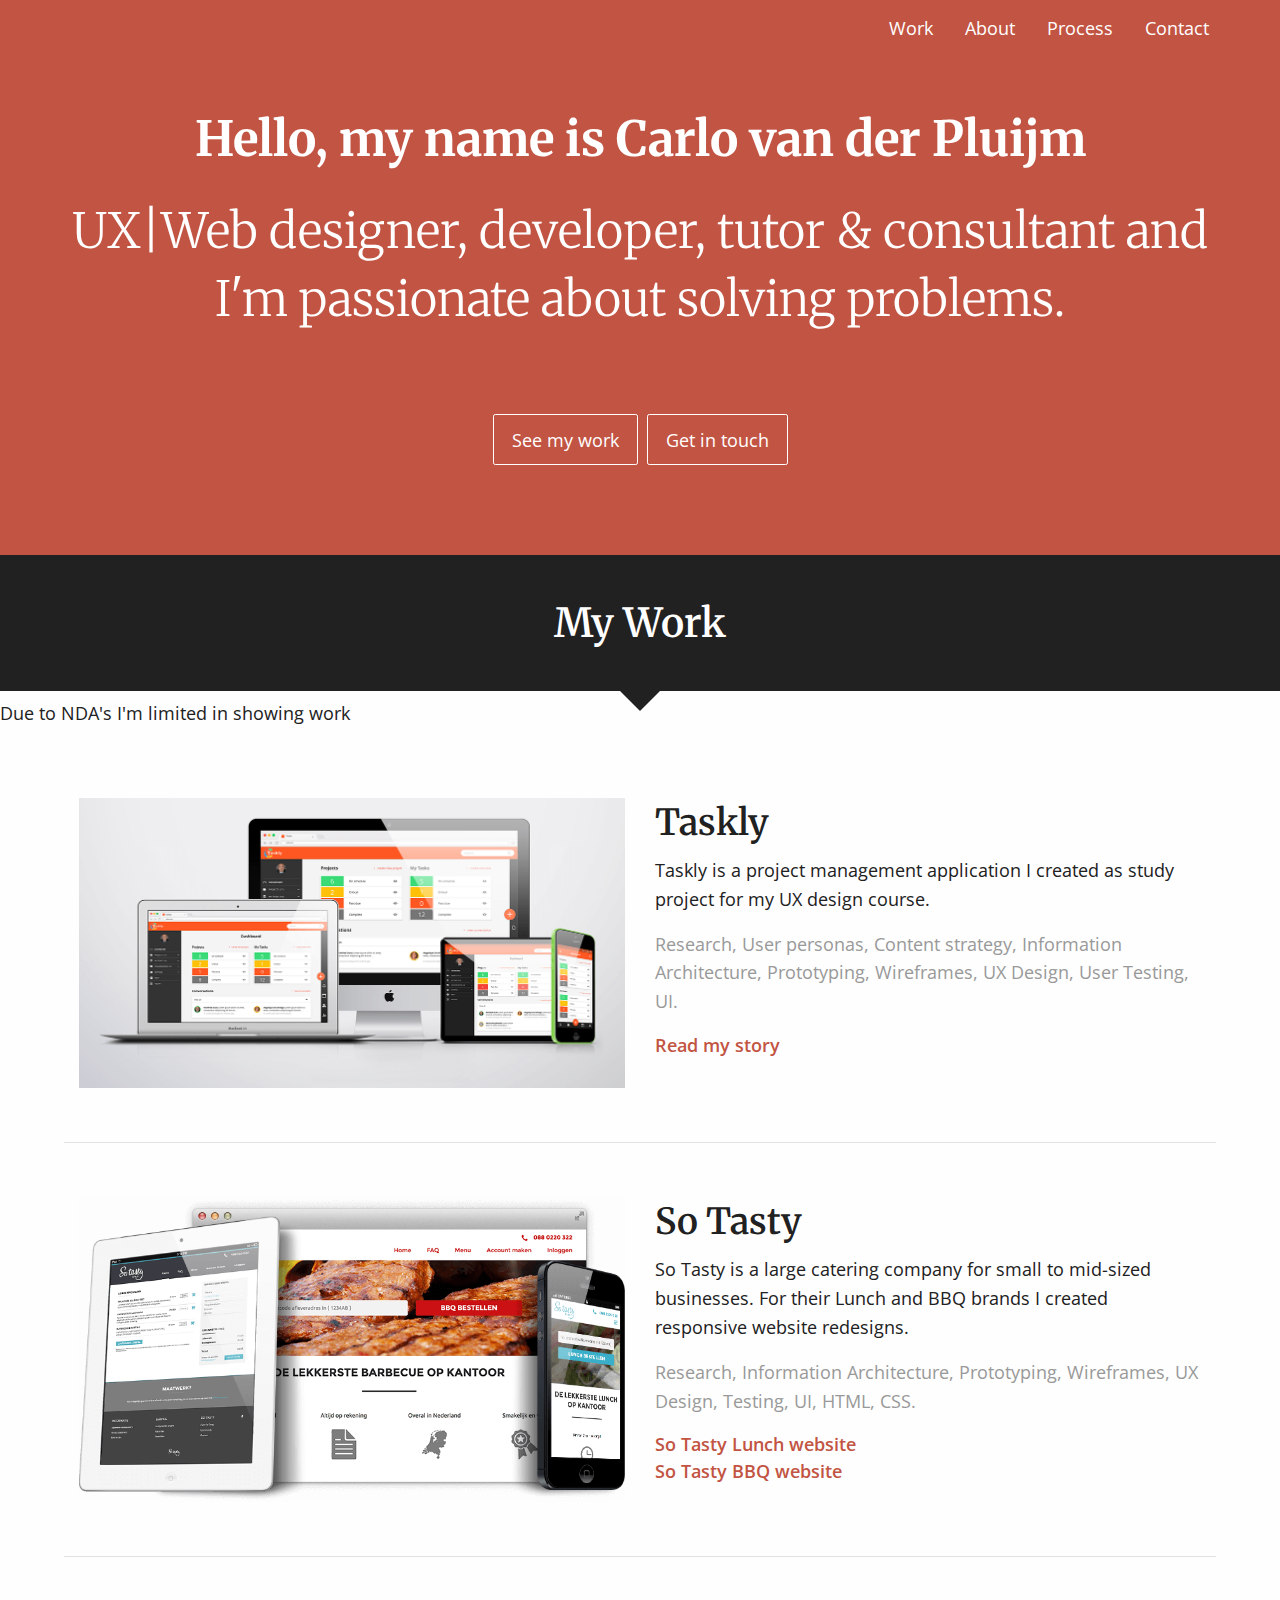
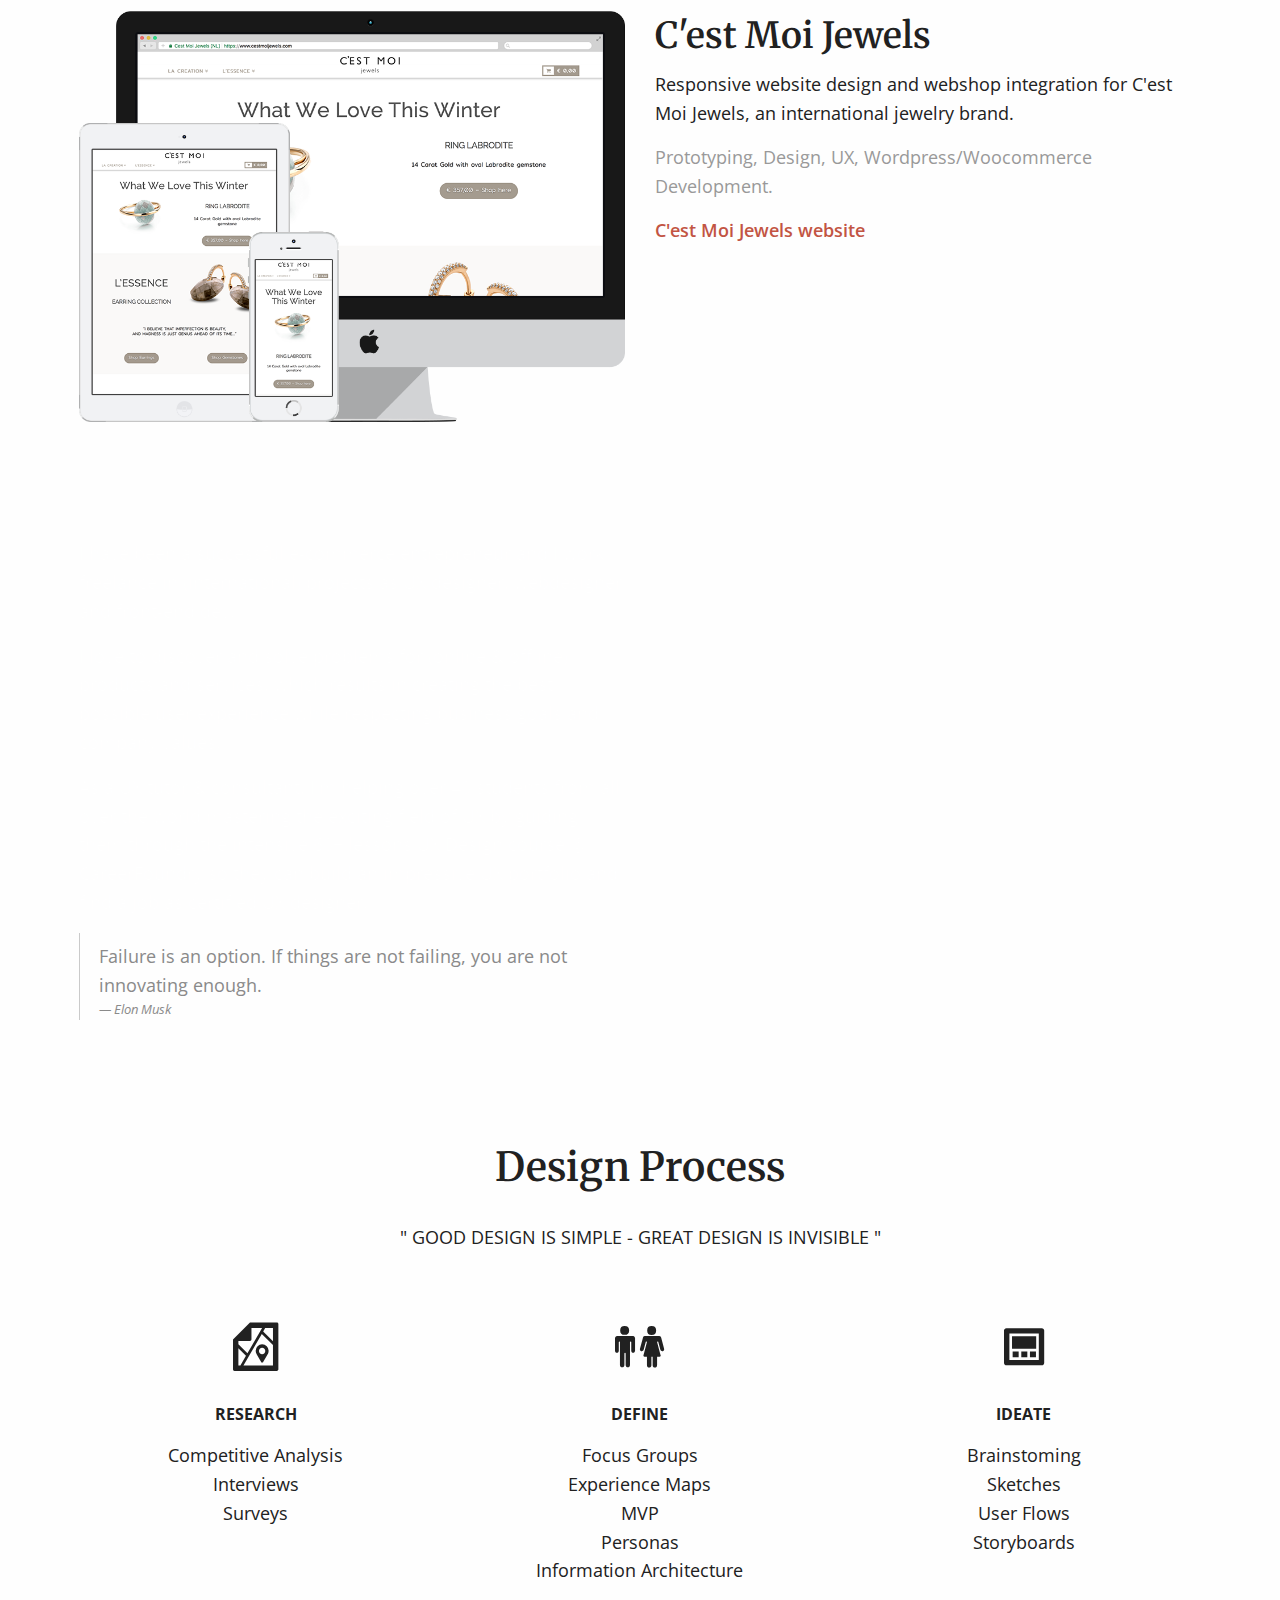
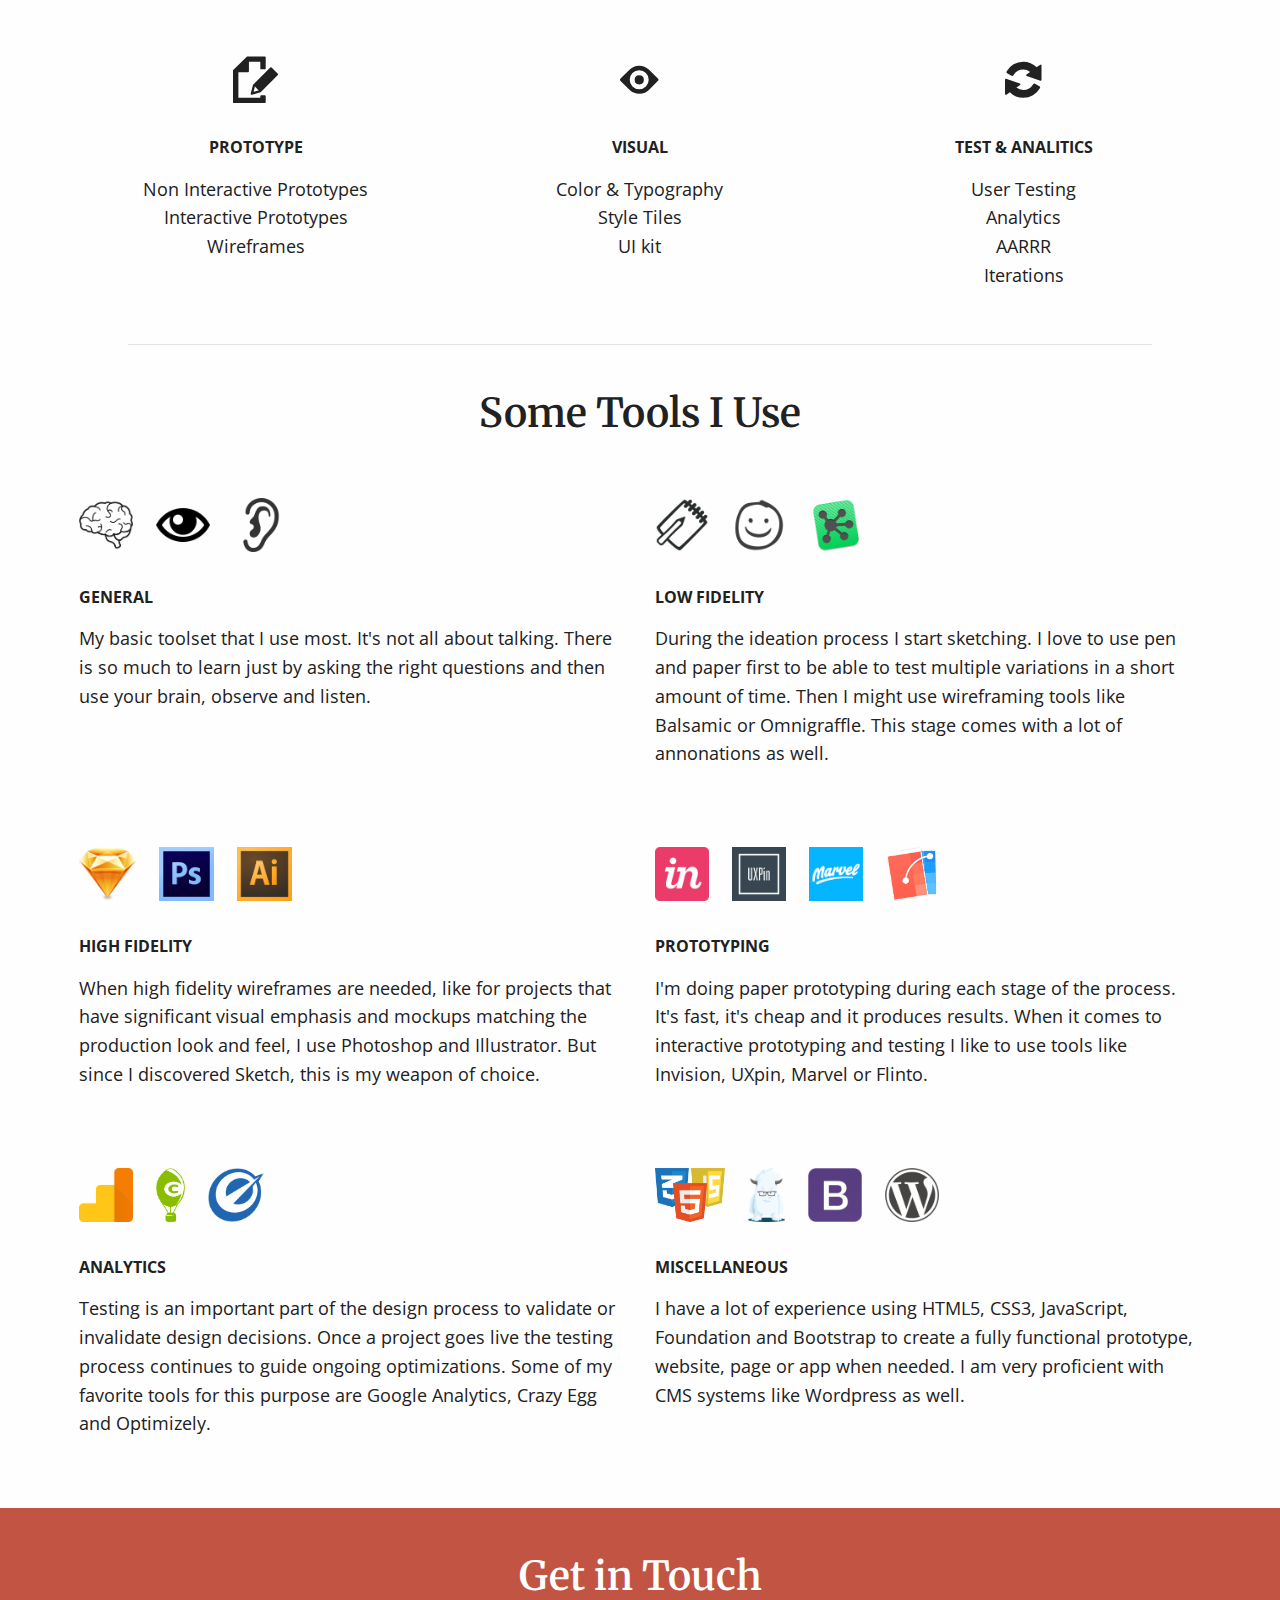
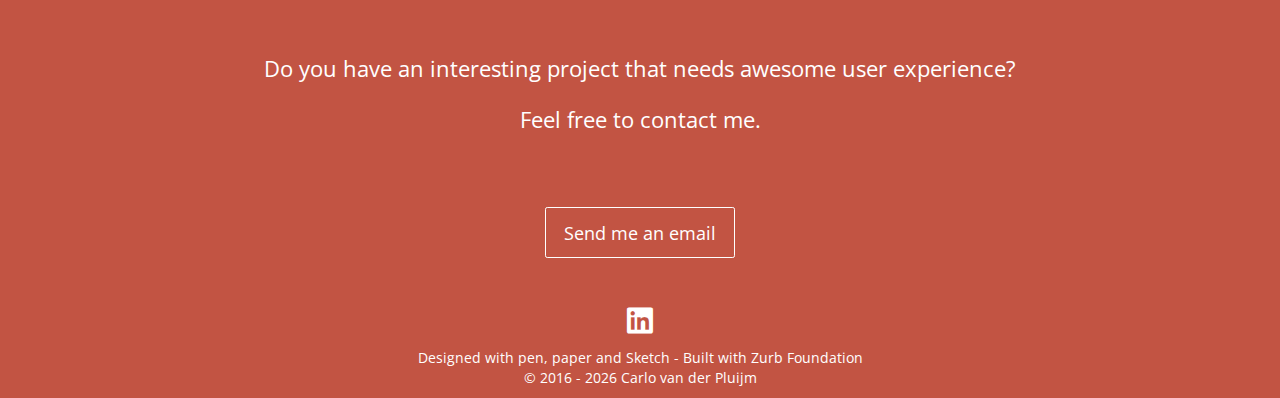
<file: index.html>
<!doctype html>
<html class="no-js" lang="en" dir="ltr">
  <head>
    <meta charset="utf-8">
    <meta http-equiv="x-ua-compatible" content="ie=edge">
    <meta name="viewport" content="width=device-width, initial-scale=1.0">
    <title>Carlo van der Pluijm | UX & Web Designer</title>
    <link rel="stylesheet" href="css/foundation.css">
    <link rel="stylesheet" href="assets/foundation-icons/foundation-icons.css" />
    <link rel="stylesheet" href="css/app.css">
    <link href="https://fonts.googleapis.com/css?family=Merriweather|Open+Sans:400,600,700" rel="stylesheet">
    <link rel="shortcut icon" type="image/ico" href="img/fav/favicon.ico" />
    <!-- Google Analytics -->
    <script>
      (function(i,s,o,g,r,a,m){i['GoogleAnalyticsObject']=r;i[r]=i[r]||function(){
      (i[r].q=i[r].q||[]).push(arguments)},i[r].l=1*new Date();a=s.createElement(o),
      m=s.getElementsByTagName(o)[0];a.async=1;a.src=g;m.parentNode.insertBefore(a,m)
      })(window,document,'script','https://www.google-analytics.com/analytics.js','ga');

      ga('create', 'UA-89191732-1', 'auto');
      ga('send', 'pageview');
    </script>
  </head>
  <body>
  <!-- Desktop Nav -->
  <!-- <div class="title-bar" data-responsive-toggle="example-menu" data-hide-for="medium">
    <button class="menu-icon" type="button" data-toggle></button>
    <div class="title-bar-title">Menu</div>
  </div> -->

  <nav class="top-bar" id="example-menu">
    <div class="container">

      <div class="top-bar-left">
      </div>

      <div class="top-bar-right">
        <ul class="menu" data-magellan>
          <li><a href="#my-work">Work</a></li>
          <li><a href="#about">About</a></li>
          <li><a href="#process">Process</a></li>
          <li><a href="#contact">Contact</a></li>
        </ul>
      </div>

    </div>
  </nav>

  <!-- Hero section -->
  <section class="hero">
    <div class="container">
      <h1 class="menu-text">Hello, my name is Carlo van der Pluijm <br /> <span>UX|Web designer, developer, tutor & consultant and I'm passionate about solving problems.</span></h1>
      <div class="horizontal-center" data-magellan>
        <a href="#my-work"><button class="hollow button">See my work</button></a>
        <a href="#contact"><button class="hollow button" href="#contact">Get in touch</button></a>
      </div>
    </div>
  </section>

  <!-- My Work section -->
  <section class="my-work" id="my-work" data-magellan-target="my-work">
    <h2 class="section-title">My Work</h2>
    <p class="small">Due to NDA's I'm limited in showing work</p>
    <div class="container">
      <div class="row align-spaced">
        <div class="column small-12 medium-6">
          <img class="projectlogo" src="img/projects/taskly.png">
        </div>
        <div class="column small-12 medium-6">
          <h2 class="project-title">Taskly</h2>
          <p>Taskly is a project management application I created as study project for my UX design course.</p>
          <p class="grey">Research, User personas, Content strategy, Information Architecture, Prototyping, Wireframes, UX Design, User Testing, UI.</p>
          <a href="http://www.carlovanderpluijm.com/taskly.html" class="case">Read my story</a>
        </div>
      </div>
      <div class="row align-spaced">
        <div class="column small-12 medium-6">
          <img class="projectlogo" src="img/projects/sotasty.png">
        </div>
        <div class="column small-12 medium-6">
          <h2 class="project-title">So Tasty</h2>
          <p>So Tasty is a large catering company for small to mid-sized businesses. For their Lunch and BBQ brands I created responsive website redesigns.</p>
          <p class="grey">Research, Information Architecture, Prototyping, Wireframes, UX Design, Testing, UI, HTML, CSS.</p>
          <a href="https://www.sotasty-lunch.nl" class="case">So Tasty Lunch website</a><br>
          <a href="https://www.sotasty-bbq.nl" class="case">So Tasty BBQ website</a>
        </div>
      </div>
      <div class="row align-spaced">
        <div class="column small-12 medium-6">
          <img class="projectlogo" src="img/projects/cestmoijewels-mockup.png">
        </div>
        <div class="column small-12 medium-6">
          <h2 class="project-title">C'est Moi Jewels</h2>
          <p>Responsive website design and webshop integration for C'est Moi Jewels, an international jewelry brand.</p>
          <p class="grey">Prototyping, Design, UX, Wordpress/Woocommerce Development.</p>
          <a href="https://www.cestmoijewels.com" class="case">C'est Moi Jewels website</a>
        </div>
      </div>
    </div>
  </section>

  <!-- About section -->
  <section class="about" id="about" data-magellan-target="about">
    <div class="container">
      <div class="row">
        <div class="small-12 medium-6 large-6 columns">
          <p>I have been a successful e-commerce entrepreneur and I work freelance in (international) projects as UX designer, webdesigner and front-end dev.</p>
          <p>I love to discover and solve problems for (online & offline) products and services, which results in creating the best possible user experience while respecting business goals and company values.</p>
          <p>As a UX tutor & consultant, I'm helping over 40 students from all over the world mastering the exciting field of UX by guiding them through the intensive 60+ lessons UX Design course @ CareerFoundry so they can build an impressive UX portfolio and find a job as certified UX designer.</p>
          <blockquote>Failure is an option. If things are not failing, you are not innovating enough.<cite>Elon Musk</cite></blockquote>
        </div>
      </div>
    </div>
  </section>

   <!-- Process section -->
  <section class="process" id="process" data-magellan-target="process">
    <h2>Design Process</h2>
    <p>" Good Design Is Simple - Great Design Is Invisible "</p>
    <div class="container">
      <div class="row small-up-1 medium-up-2 large-up-3">
        <div class="column column-block">
          <i class="fi-map"></i>
          <h3>Research</h3>
          <ul class="no-bullet">
            <li>Competitive Analysis</li>
            <li>Interviews</li>
            <li>Surveys
          <ul>
        </div>
        <div class="column column-block">
          <i class="fi-male-female"></i>
          <h3>Define</h3>
          <ul class="no-bullet">
            <li>Focus Groups</li>
            <li>Experience Maps</li>
            <li>MVP</li>
            <li>Personas</li>
            <li>Information Architecture
          <ul>
        </div>
        <div class="column column-block">
          <i class="fi-layout"></i>
          <h3>Ideate</h3>
          <ul class="no-bullet">
            <li>Brainstoming</li>
            <li>Sketches</li>
            <li>User Flows</li>
            <li>Storyboards
          <ul>
        </div>
        <div class="column column-block">
          <i class="fi-page-edit"></i>
          <h3>Prototype</h3>
          <ul class="no-bullet">
            <li>Non Interactive Prototypes</li>
            <li>Interactive Prototypes</li>
            <li>Wireframes
          <ul>
        </div>
        <div class="column column-block">
          <i class="fi-eye"></i>
          <h3>Visual</h3>
          <ul class="no-bullet">
            <li>Color & Typography</li>
            <li>Style Tiles</li>
            <li>UI kit
          <ul>
        </div>
        <div class="column column-block">
          <i class="fi-loop"></i>
          <h3>Test & Analitics</h3>
          <ul class="no-bullet">
            <li>User Testing</li>
            <li>Analytics</li>
            <li>AARRR</li>
            <li>Iterations
          <ul>
        </div>
      </div>
    </div>
  </section>

  <!-- Tools section -->
  <section class="tools" id="tools" data-magellan-target="tools">
    <h2>Some Tools I Use</h2>
    <div class="container">
      <div class="row small-up-1 medium-up-2">
        <div class="column column-block">
          <img class="toolicons" src="img/tools/brain.png">
          <img class="toolicons" src="img/tools/observe.png">
          <img class="toolicons" src="img/tools/listen.png">
          <h3>General</h3>
          <p>My basic toolset that I use most. It's not all about talking. There is so much to learn just by asking the right questions and then use your brain, observe and listen.</p>
        </div>
        <div class="column column-block">
          <img class="toolicons" src="img/tools/sketchbook.png">
          <img class="toolicons" src="img/tools/balsamic.png">
          <img class="toolicons" src="img/tools/omnigraffle.png">
          <h3>Low Fidelity</h3>
          <p>During the ideation process I start sketching. I love to use pen and paper first to be able to test multiple variations in a short amount of time. Then I might use wireframing tools like Balsamic or Omnigraffle. This stage comes with a lot of annonations as well.</p>
        </div>
        <div class="column column-block">
          <img class="toolicons" src="img/tools/sketch.png">
          <img class="toolicons" src="img/tools/photoshop.png">
          <img class="toolicons" src="img/tools/illustrator.png">
          <h3>High Fidelity</h3>
          <p>When high fidelity wireframes are needed, like for projects that have significant visual emphasis and mockups matching the production look and feel, I use Photoshop and Illustrator. But since I discovered Sketch, this is my weapon of choice.</p>
        </div>
        <div class="column column-block">
          <img class="toolicons" src="img/tools/invision.png">
          <img class="toolicons" src="img/tools/uxpin.png">
          <img class="toolicons" src="img/tools/marvel.png">
          <img class="toolicons" src="img/tools/flinto.png">
          <h3>Prototyping</h3>
          <p>I'm doing paper prototyping during each stage of the process. It's fast, it's cheap and it produces results. When it comes to interactive prototyping and testing I like to use tools like Invision, UXpin, Marvel or Flinto.</p>
        </div>
        <div class="column column-block">
          <img class="toolicons" src="img/tools/analytics.png">
          <img class="toolicons" src="img/tools/crazyegg.png">
          <img class="toolicons" src="img/tools/optimizely.png">
          <h3>Analytics</h3>
          <p>Testing is an important part of the design process to validate or invalidate design decisions. Once a project goes live the testing process continues to guide ongoing optimizations. Some of my favorite tools for this purpose are Google Analytics, Crazy Egg and Optimizely.</p>
        </div>
        <div class="column column-block">
          <img class="toolicons" src="img/tools/codetools.png">
          <img class="toolicons" src="img/tools/zurb.png">
          <img class="toolicons" src="img/tools/bootstrap.png">
          <img class="toolicons" src="img/tools/wordpress.png">
          <h3>Miscellaneous</h3>
          <p>I have a lot of experience using HTML5, CSS3, JavaScript, Foundation and Bootstrap to create a fully functional prototype, website, page or app when needed. I am very proficient with CMS systems like Wordpress as well.</p>
        </div>
      </div>
    </div>
  </section>

  <!-- Footer -->
  <footer id="contact" data-magellan-target="contact">
    <h2>Get in Touch</h2>
    <div class="container">
      <div class="row">
        <div class="small-12 medium-12 large-12 columns">
          <p>Do you have an interesting project that needs awesome user experience?</p>
          <p>Feel free to contact me.</p>
        </div>
        <div class="horizontal-center">
          <a href="mailto:carlovdpluijm@gmail.com"><button class="hollow button">Send me an email</button></a>
        </div>
        <div>
          <a href="https://nl.linkedin.com/in/carlovanderpluijm" target="_blank"><i class="fi-social-linkedin"></i></a>
        </div>
        <div class="copyright">
          Designed with pen, paper and Sketch - Built with Zurb Foundation<br />
          &copy; <script language="javascript" type="text/javascript">
          var today = new Date()
          var year = today.getFullYear()

          if(year !== 2016) {
            document.write("2016 - ")
          }

          document.write(year)

          </script> Carlo van der Pluijm
        </div>
      </div>
    </div>
  </footer>



    <script src="js/vendor/jquery.js"></script>
    <script src="js/vendor/what-input.js"></script>
    <script src="js/vendor/foundation.js"></script>
    <script src="js/app.js"></script>
  </body>
</html>
</file>
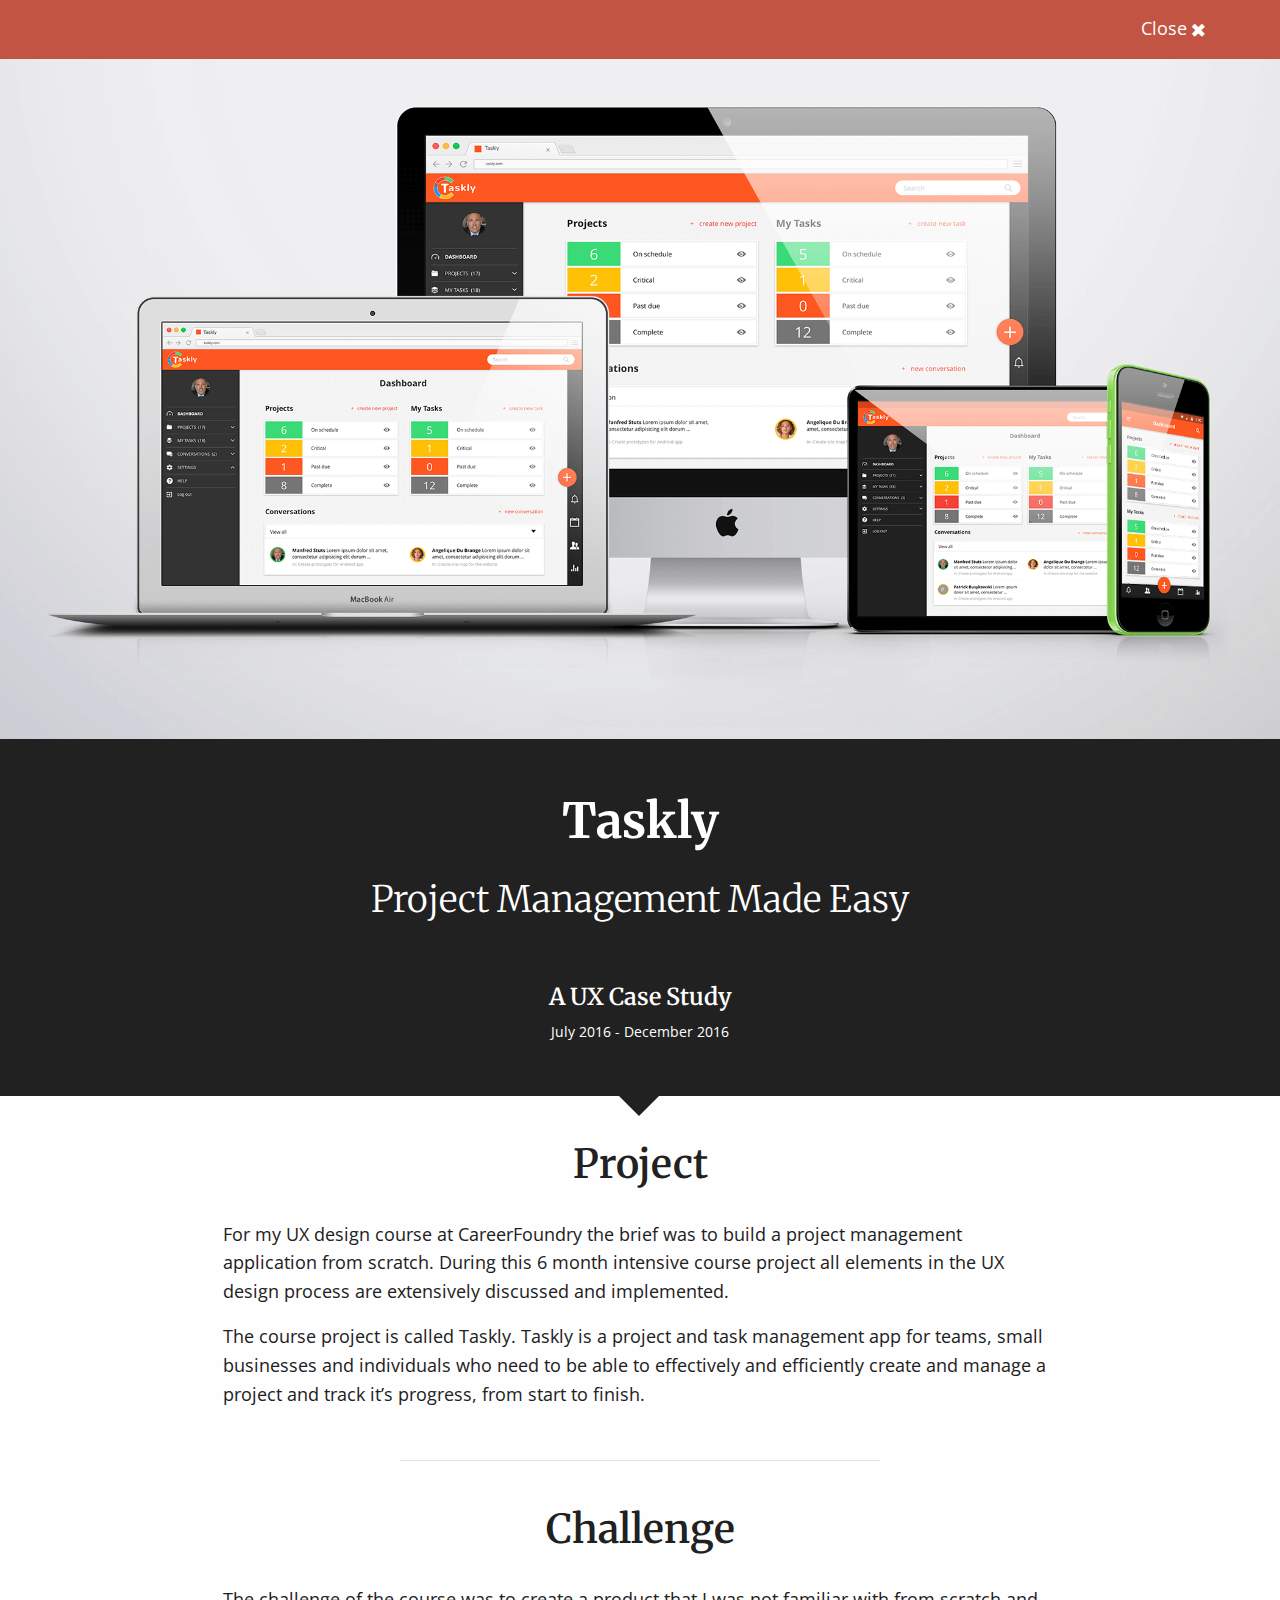
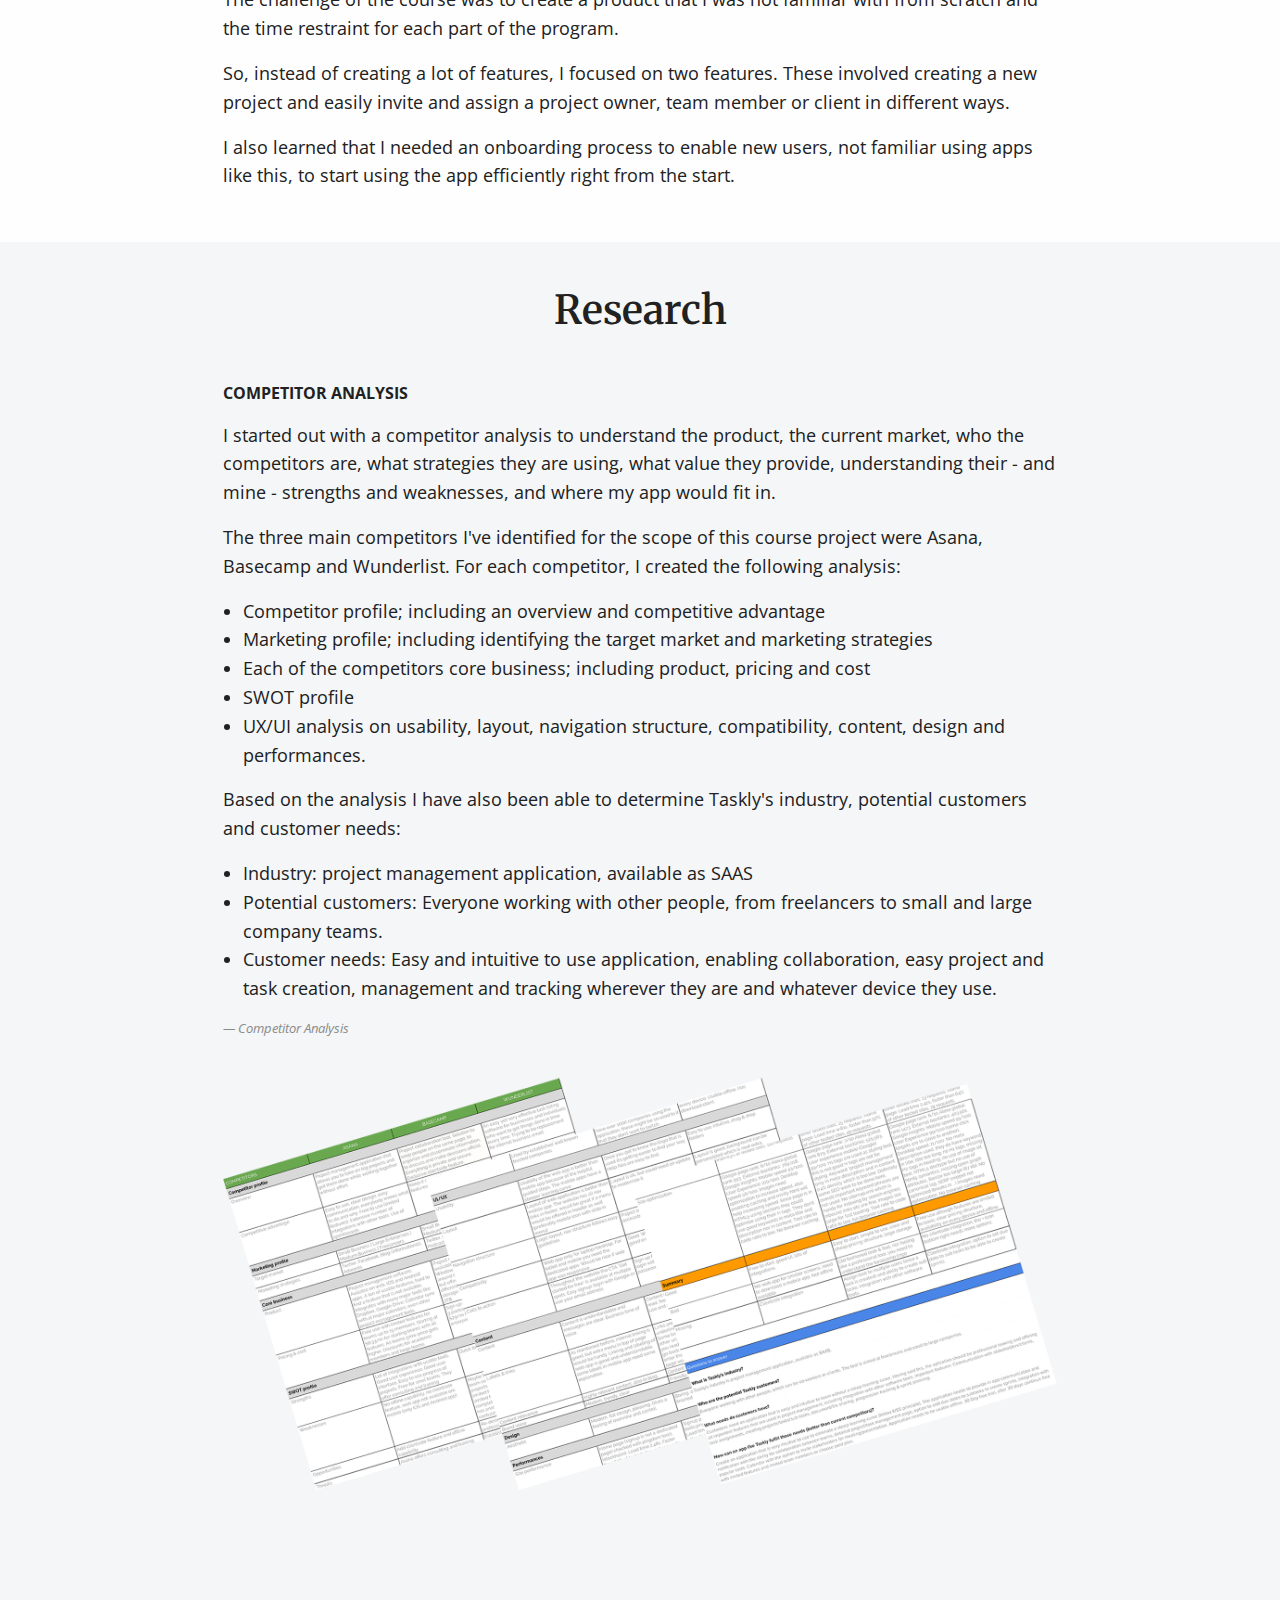
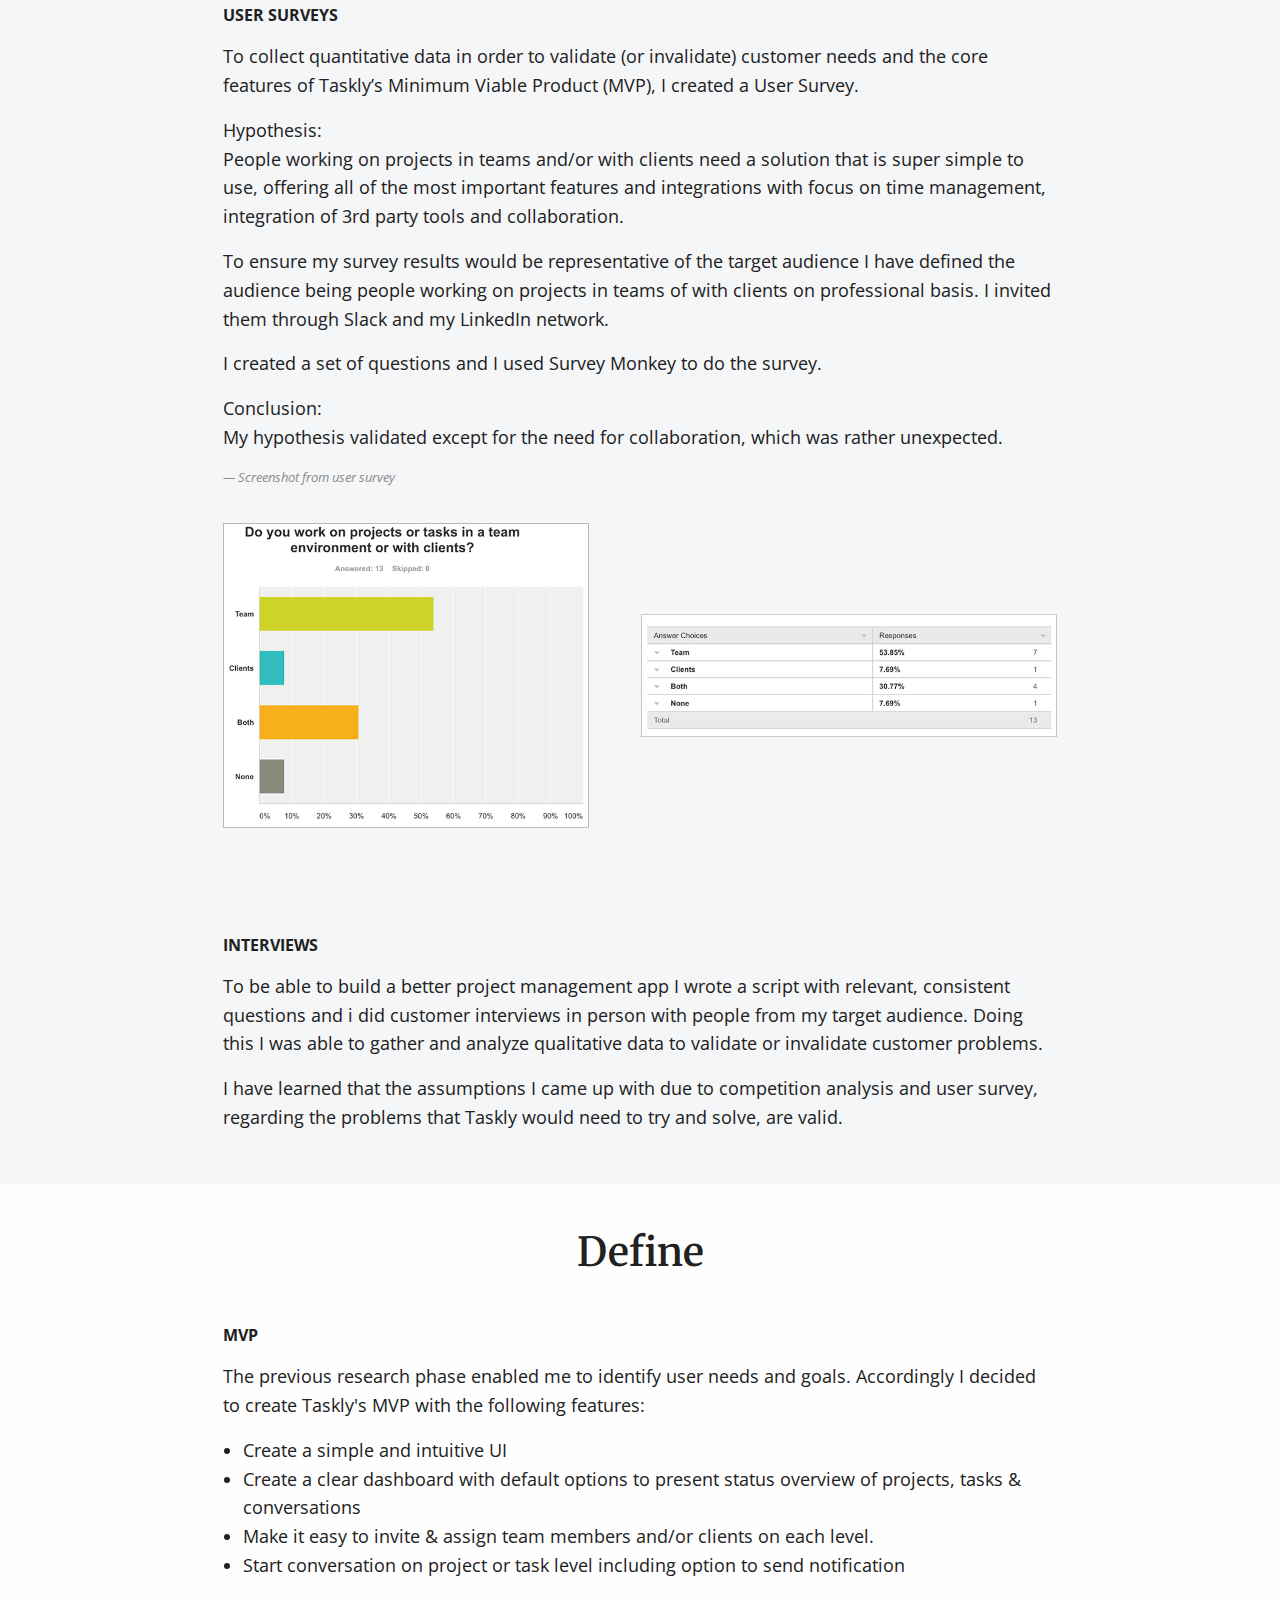
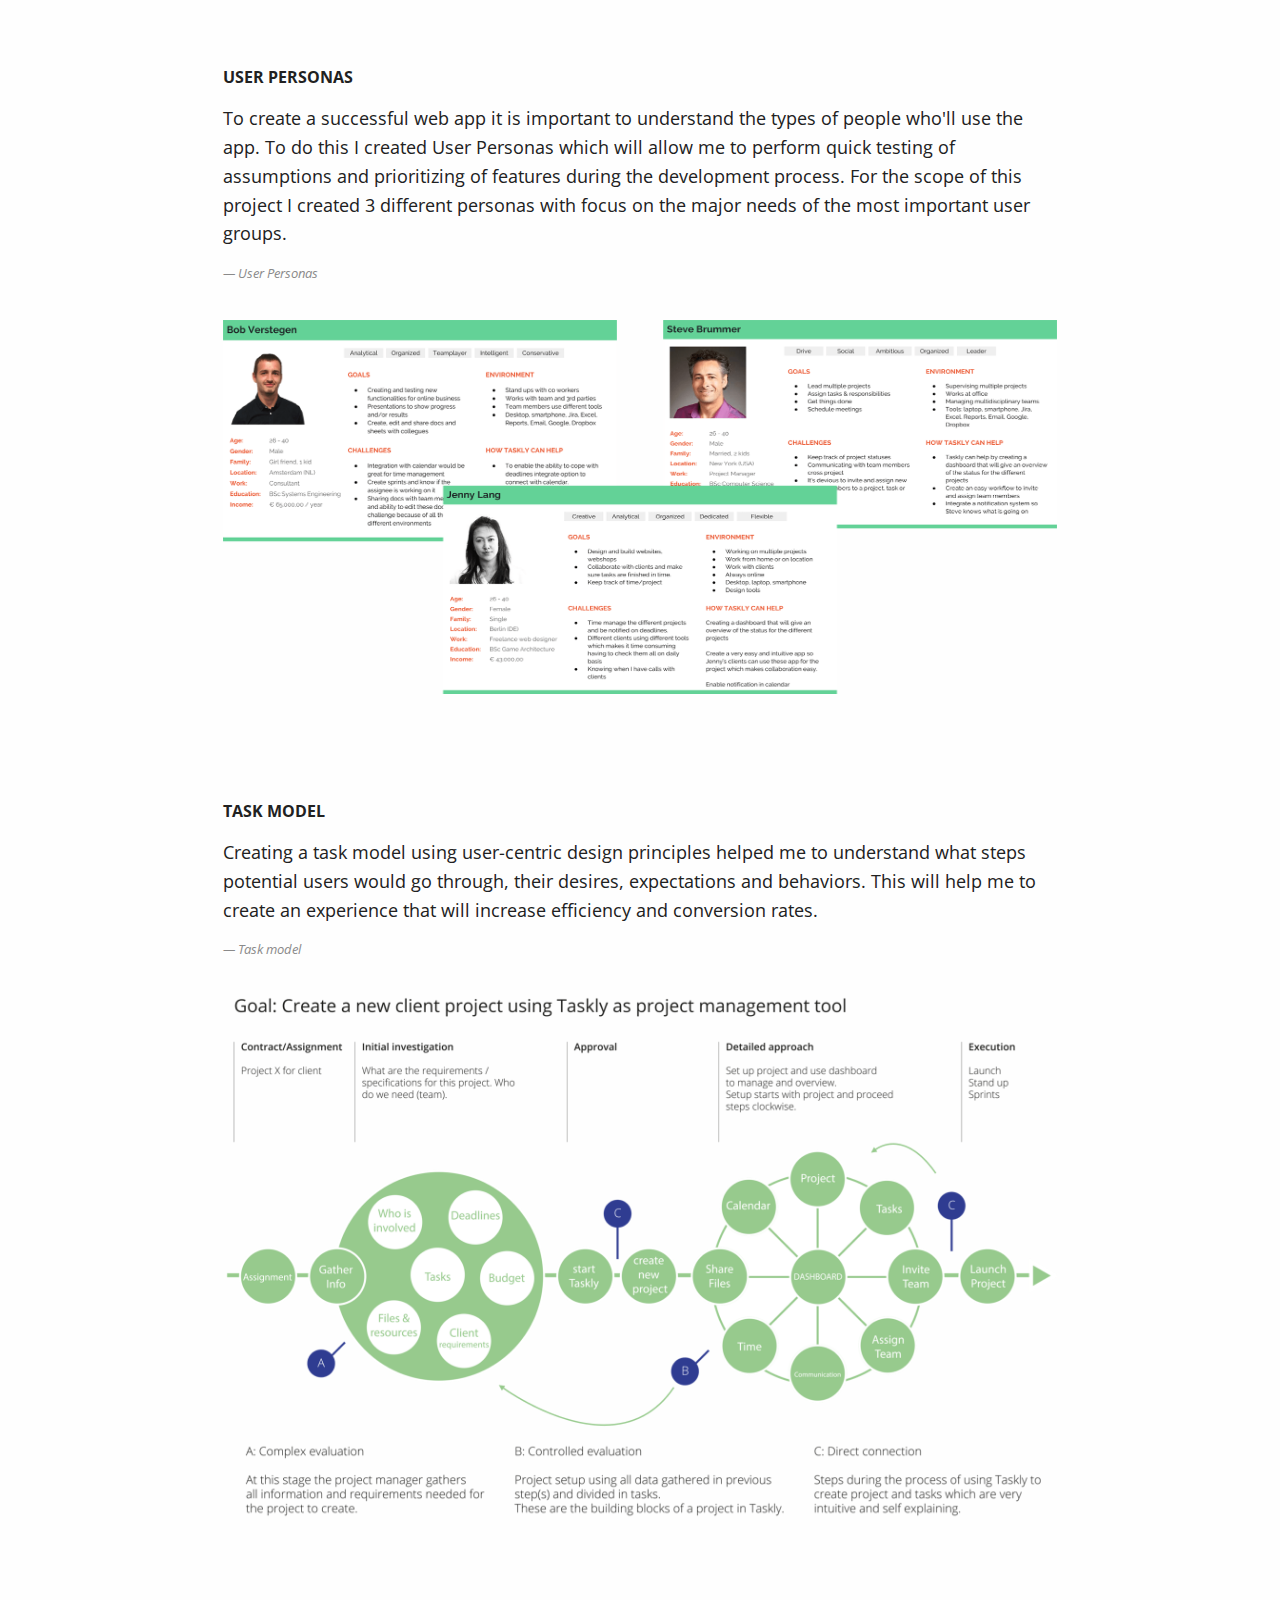
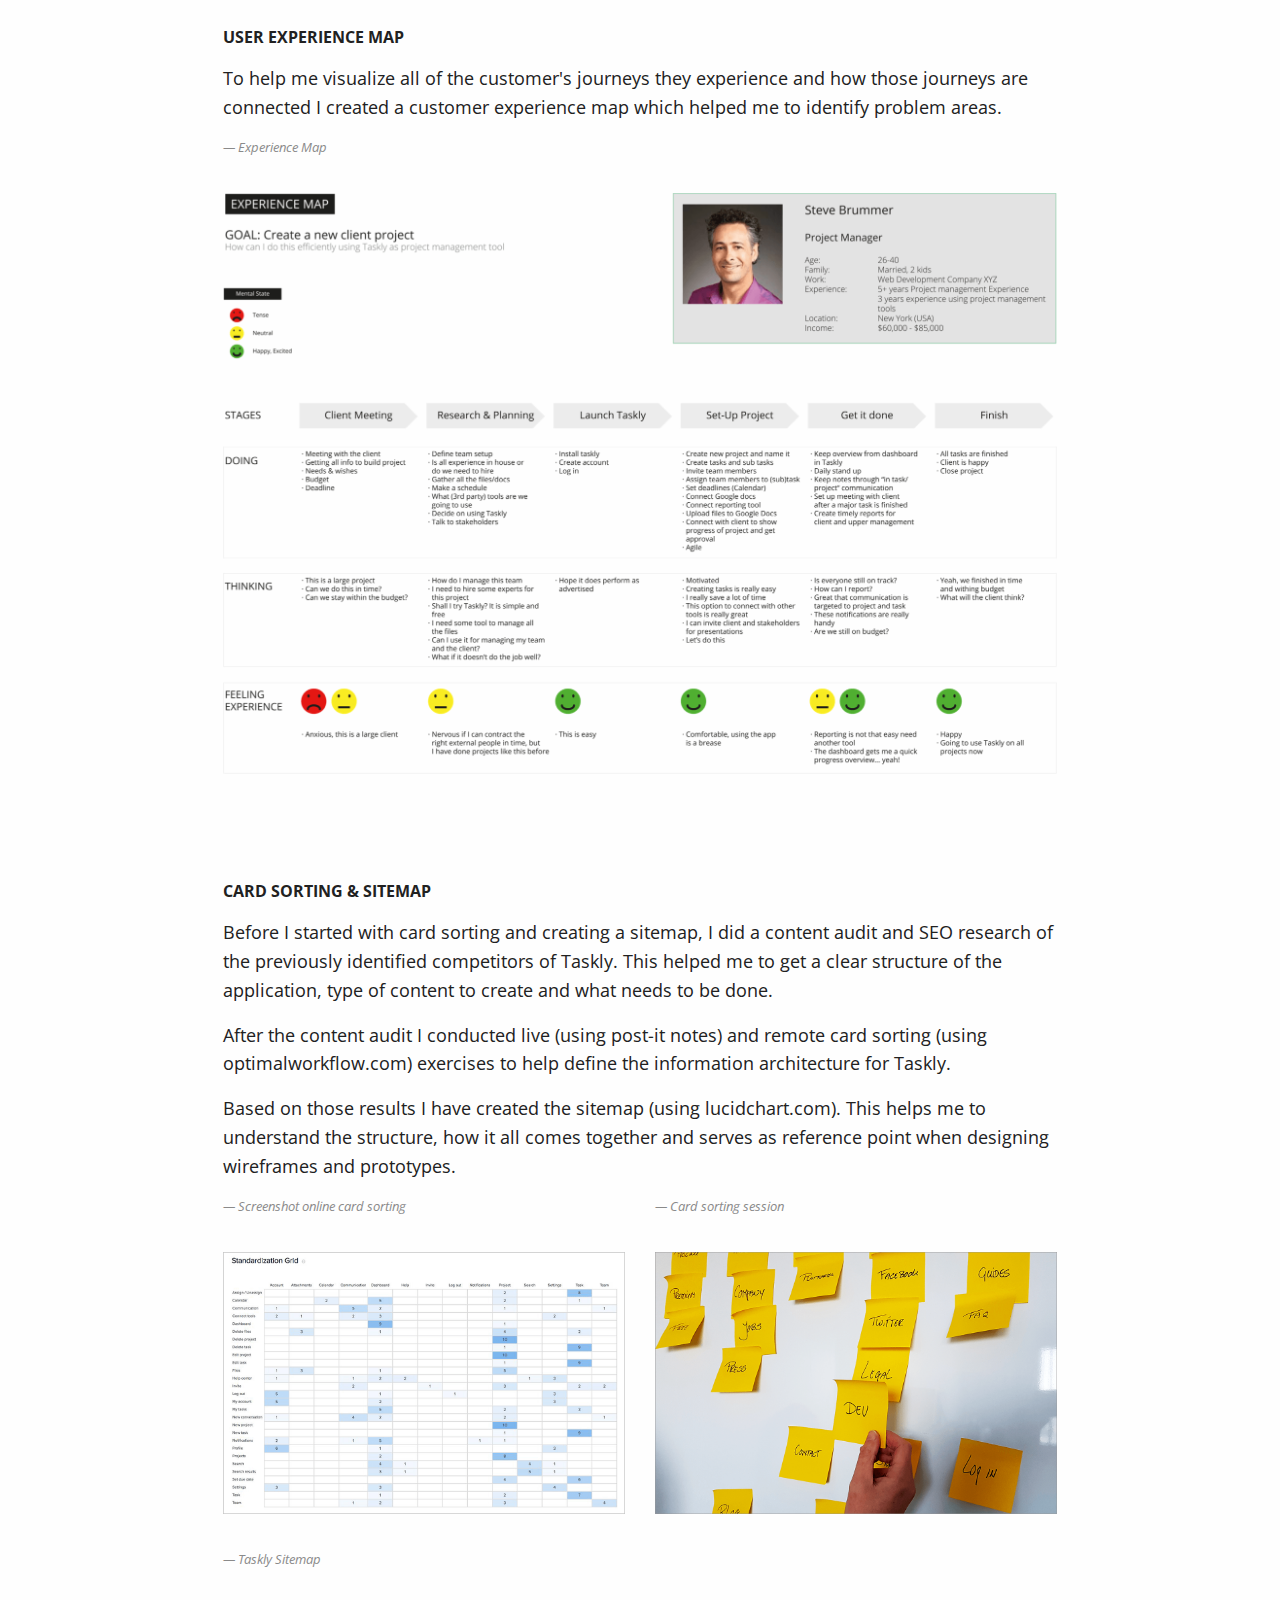
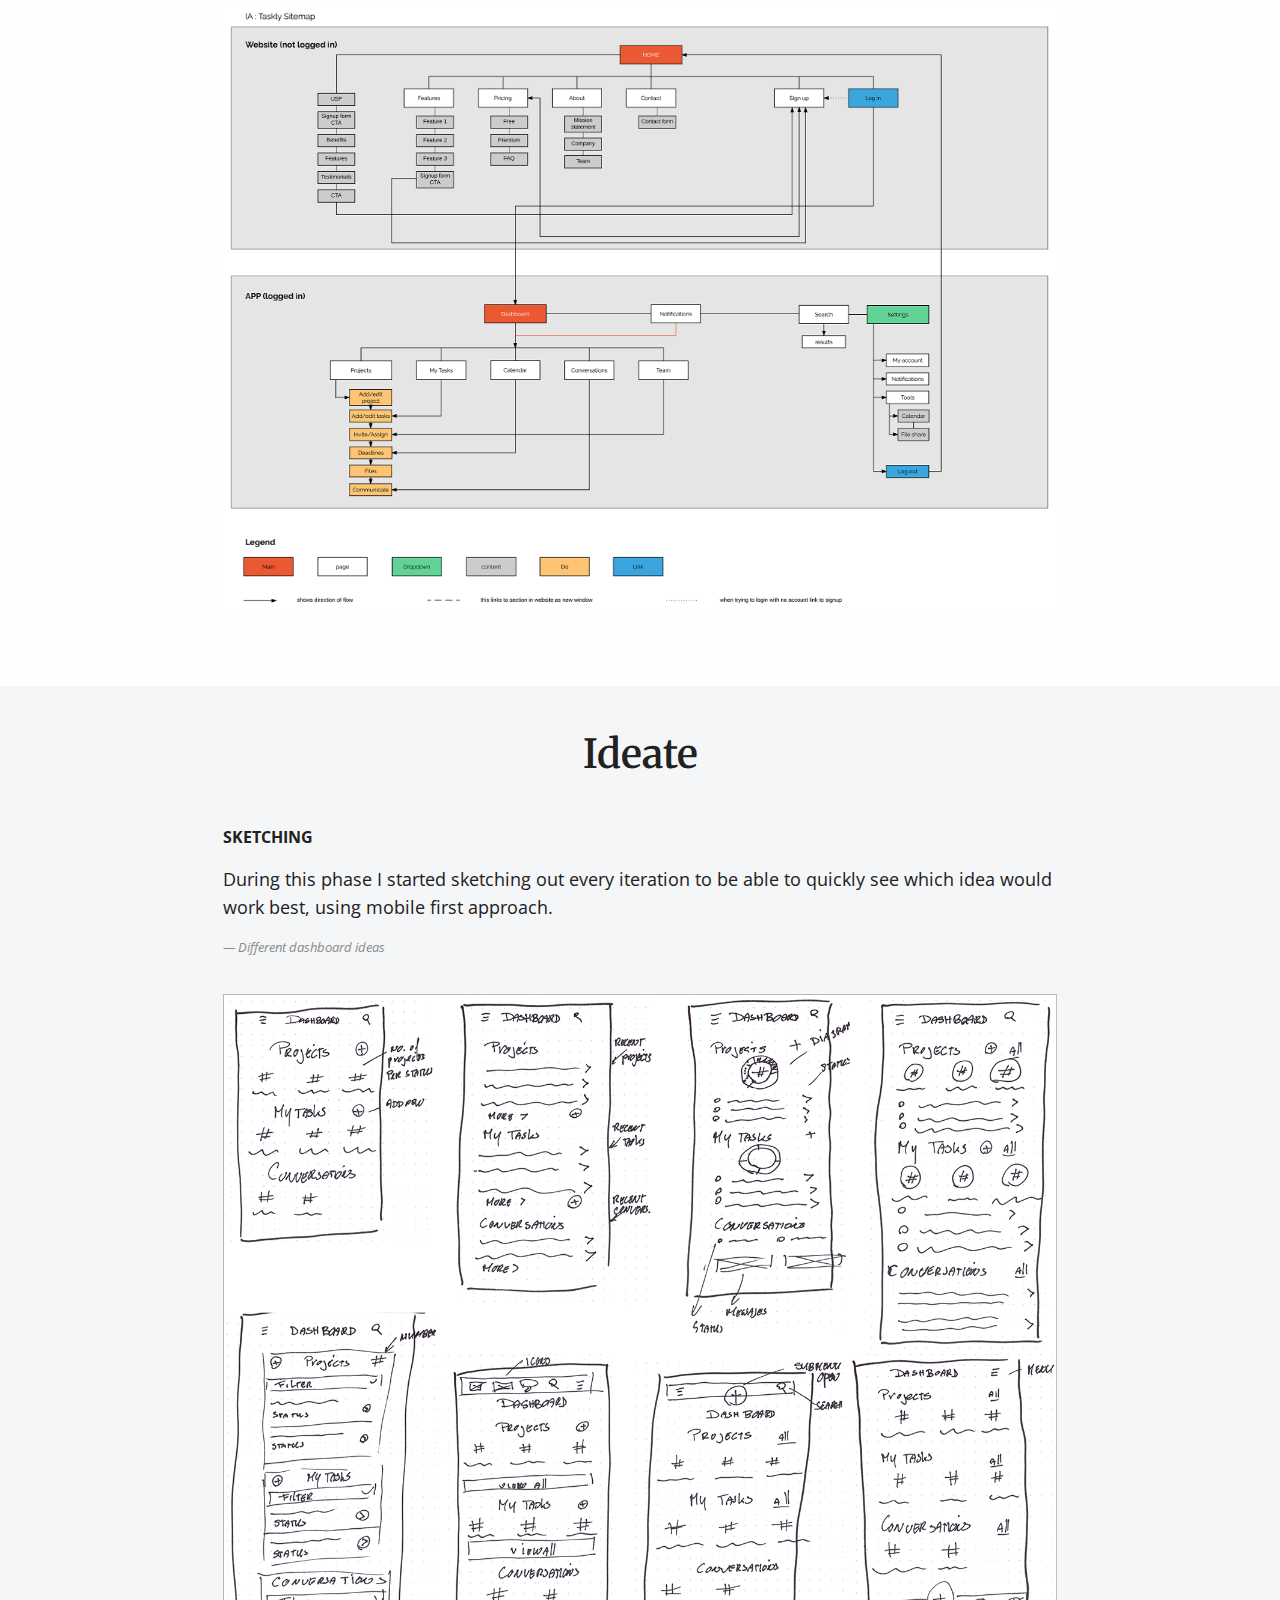
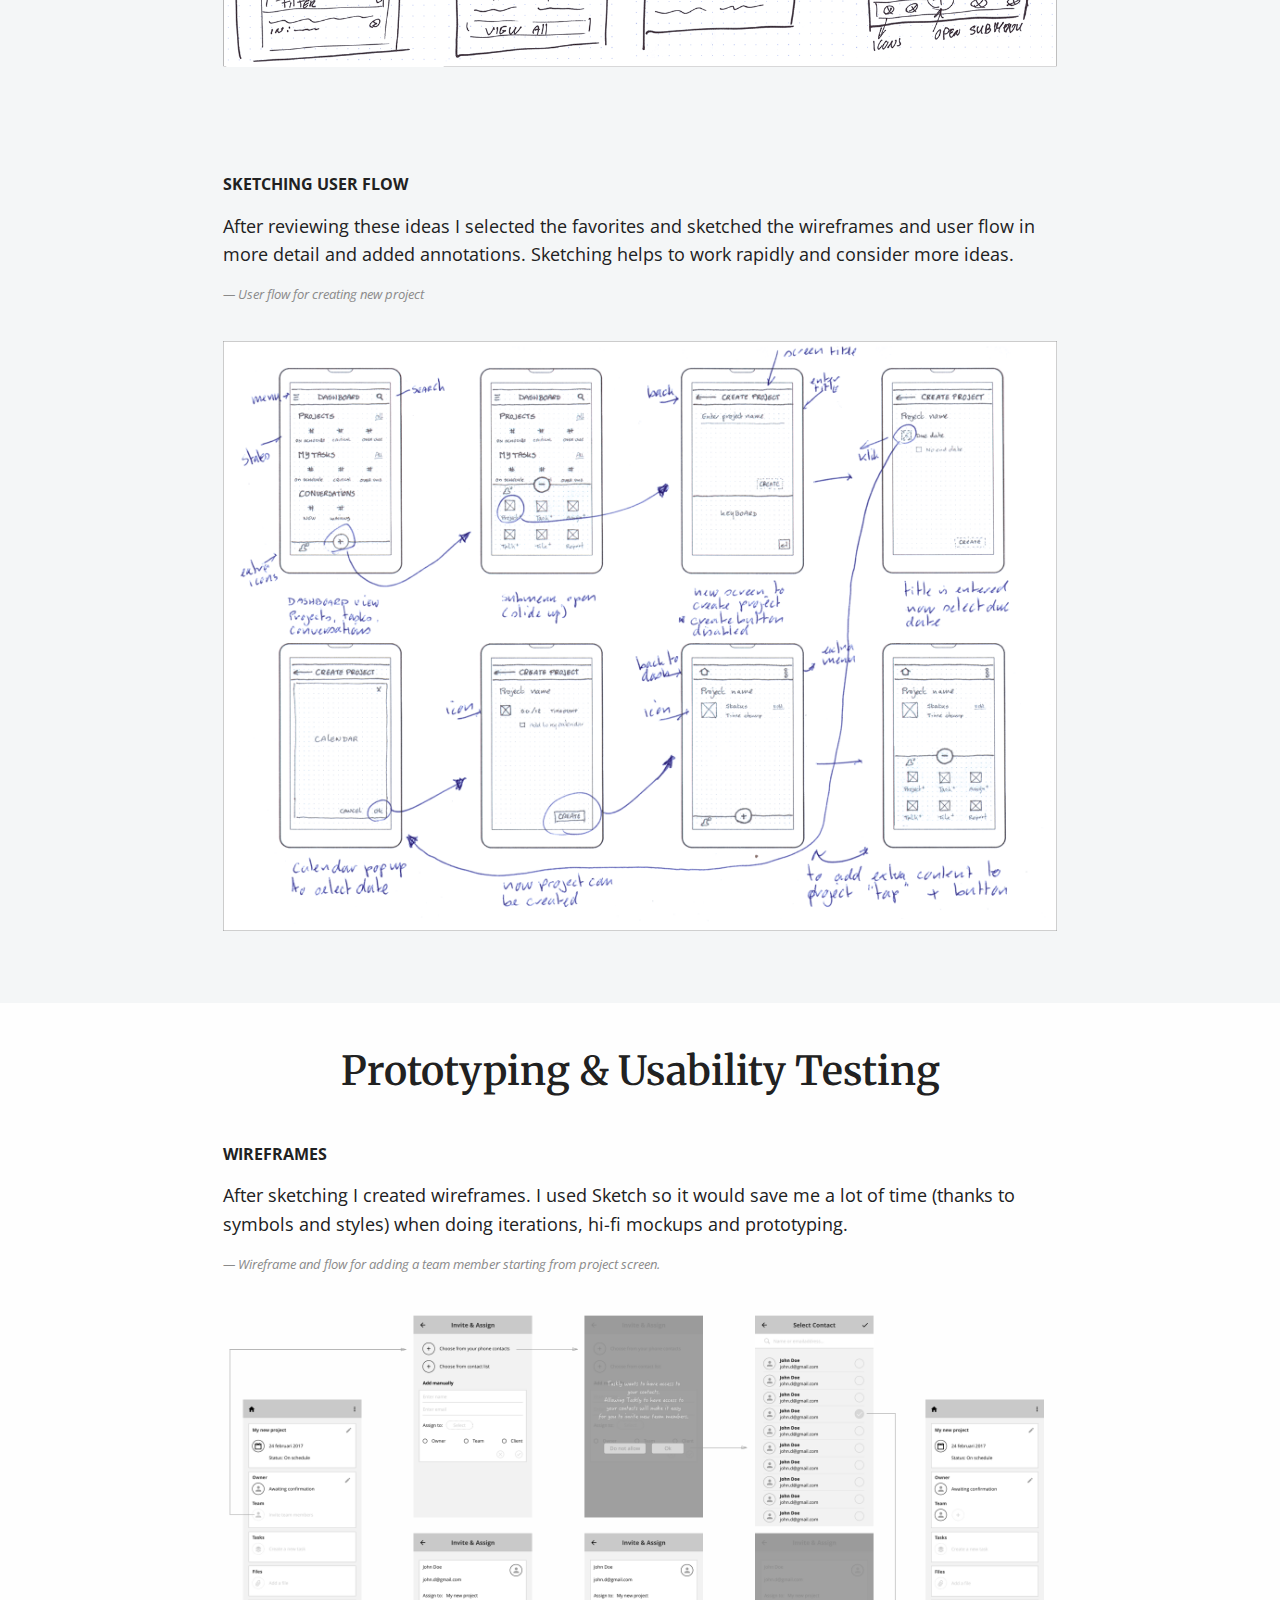
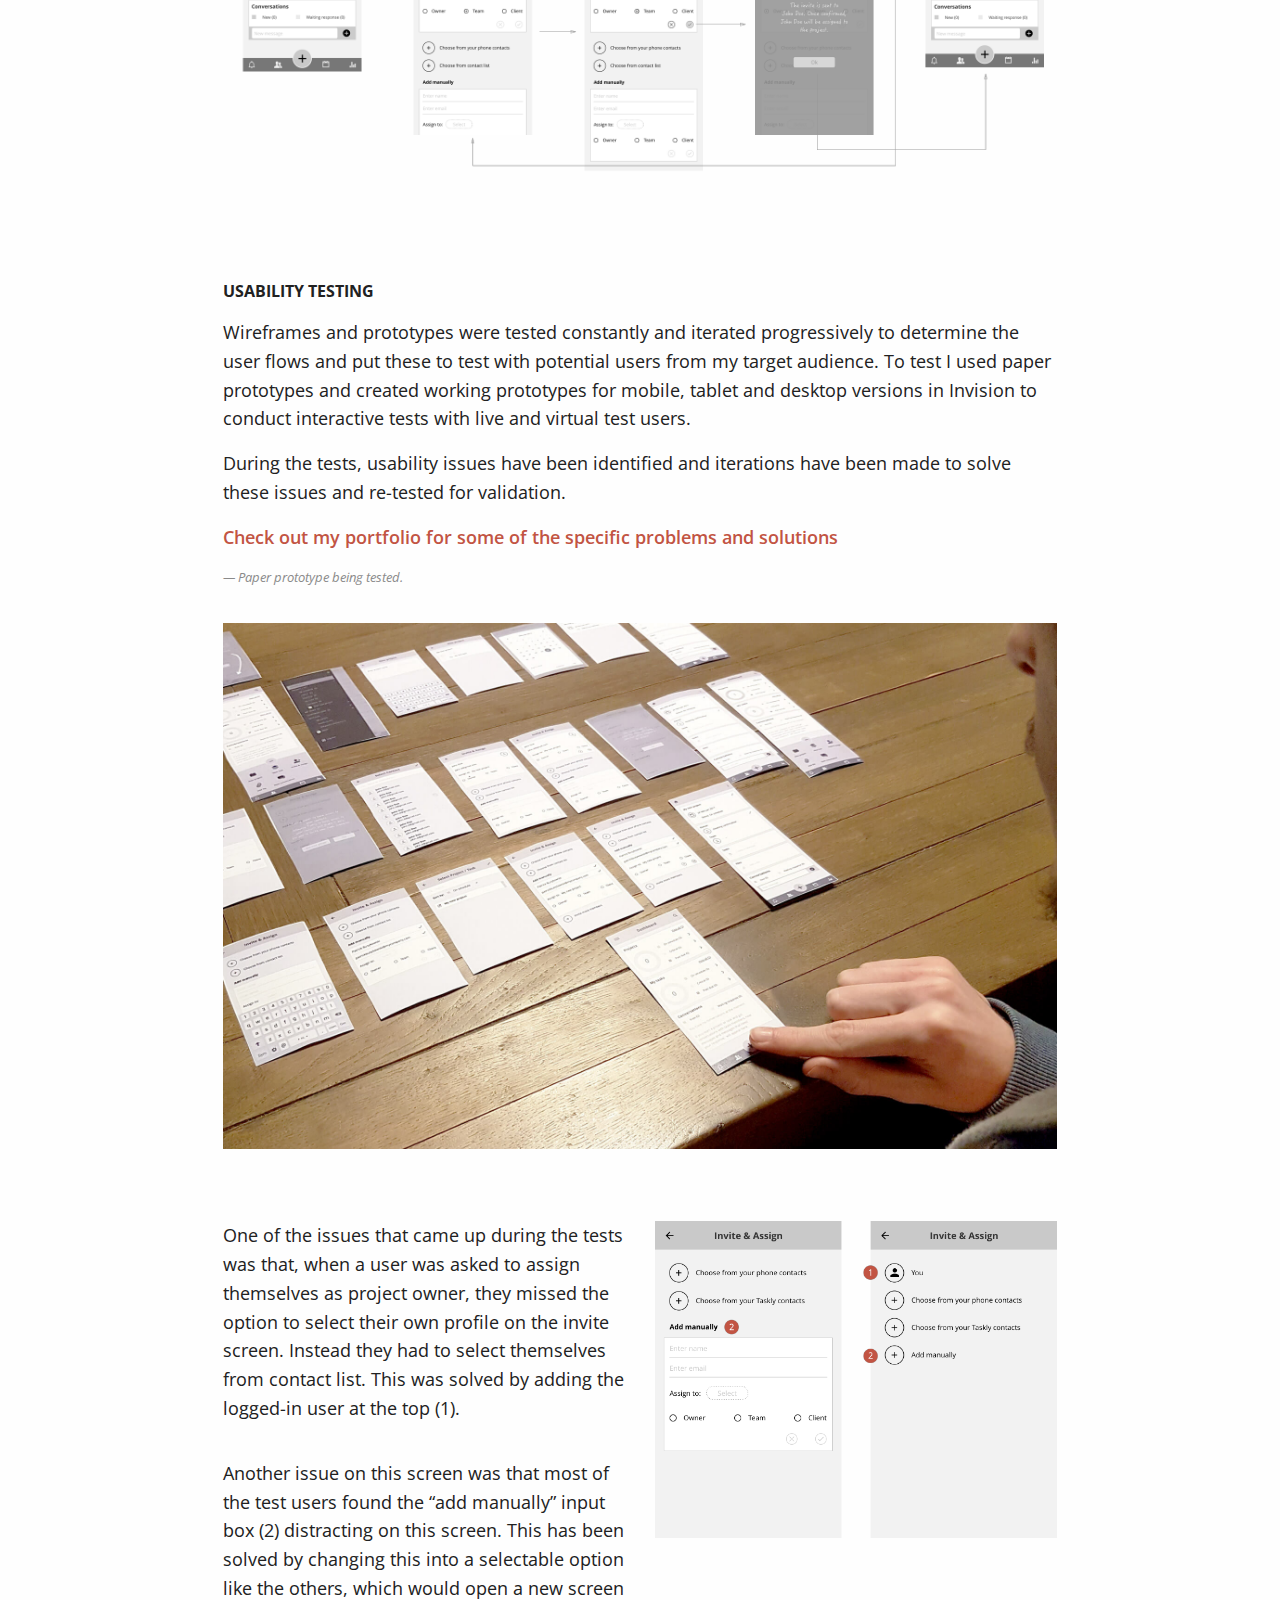
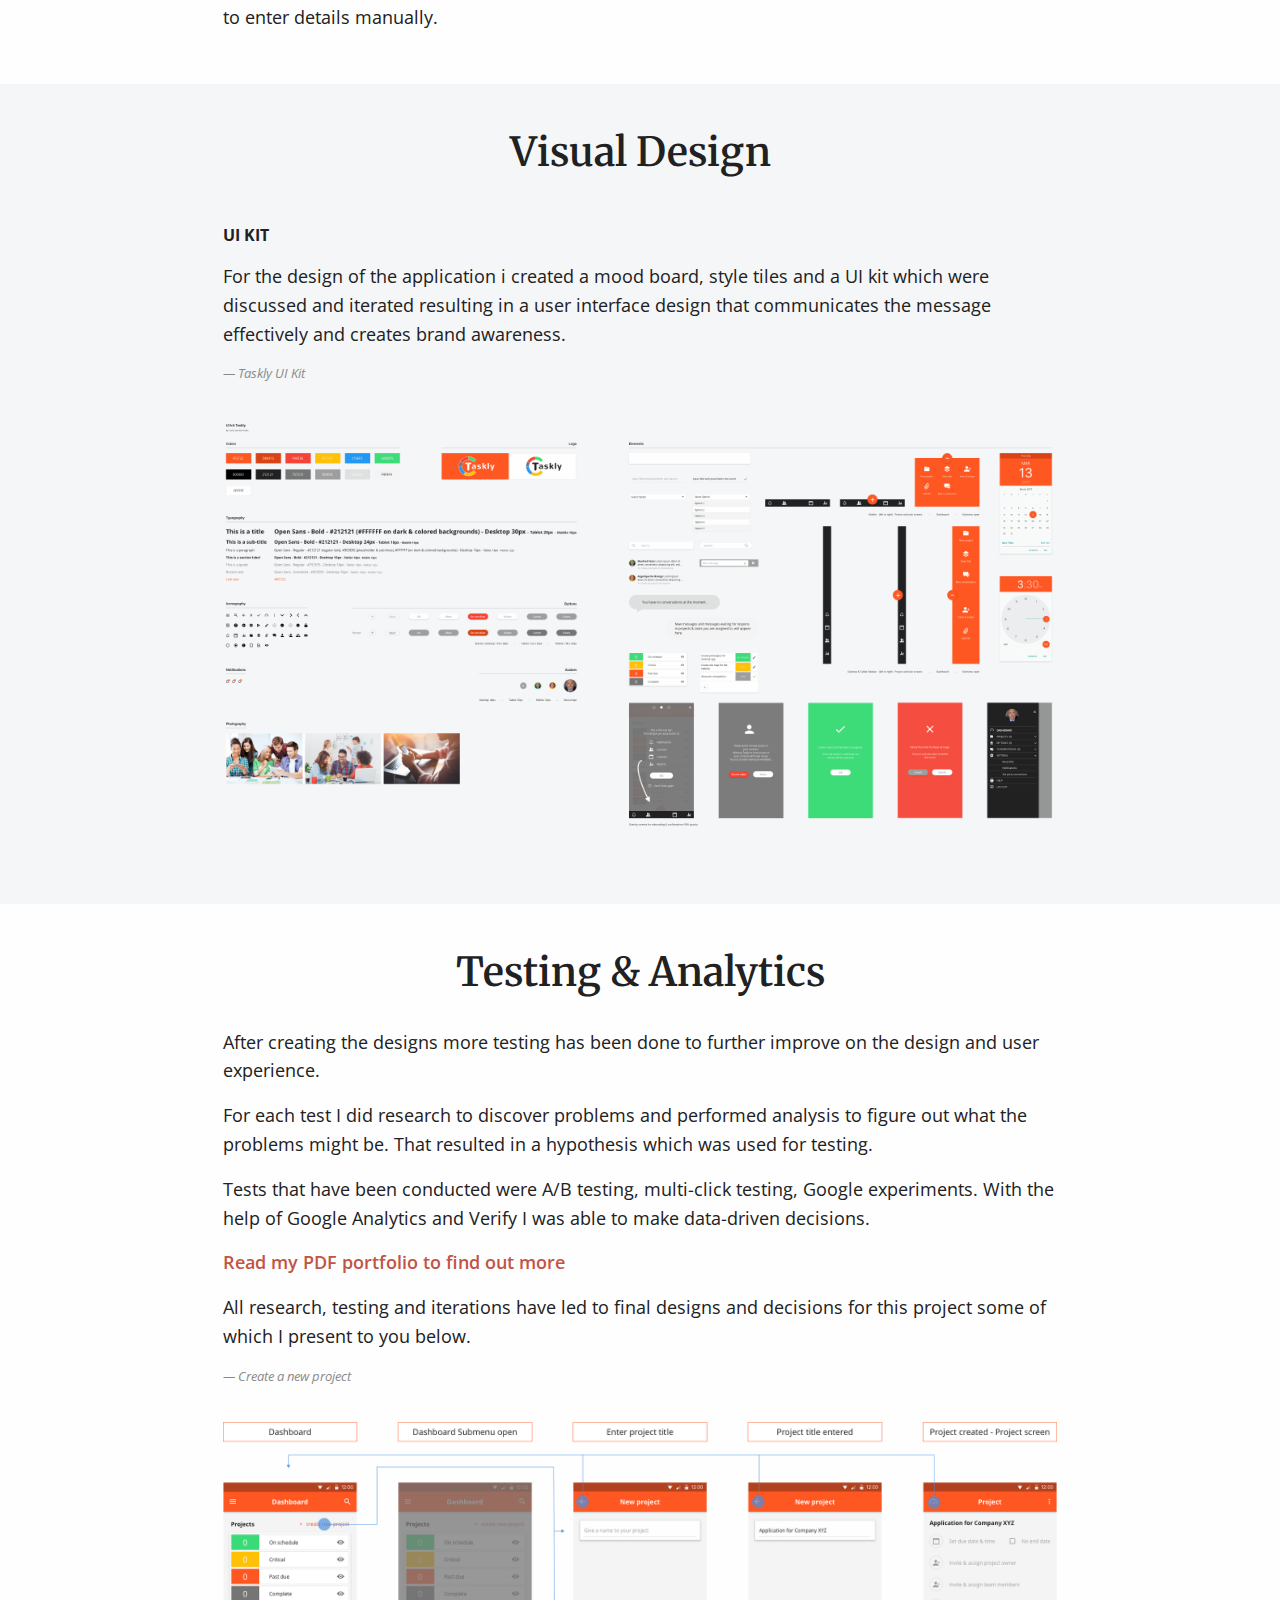
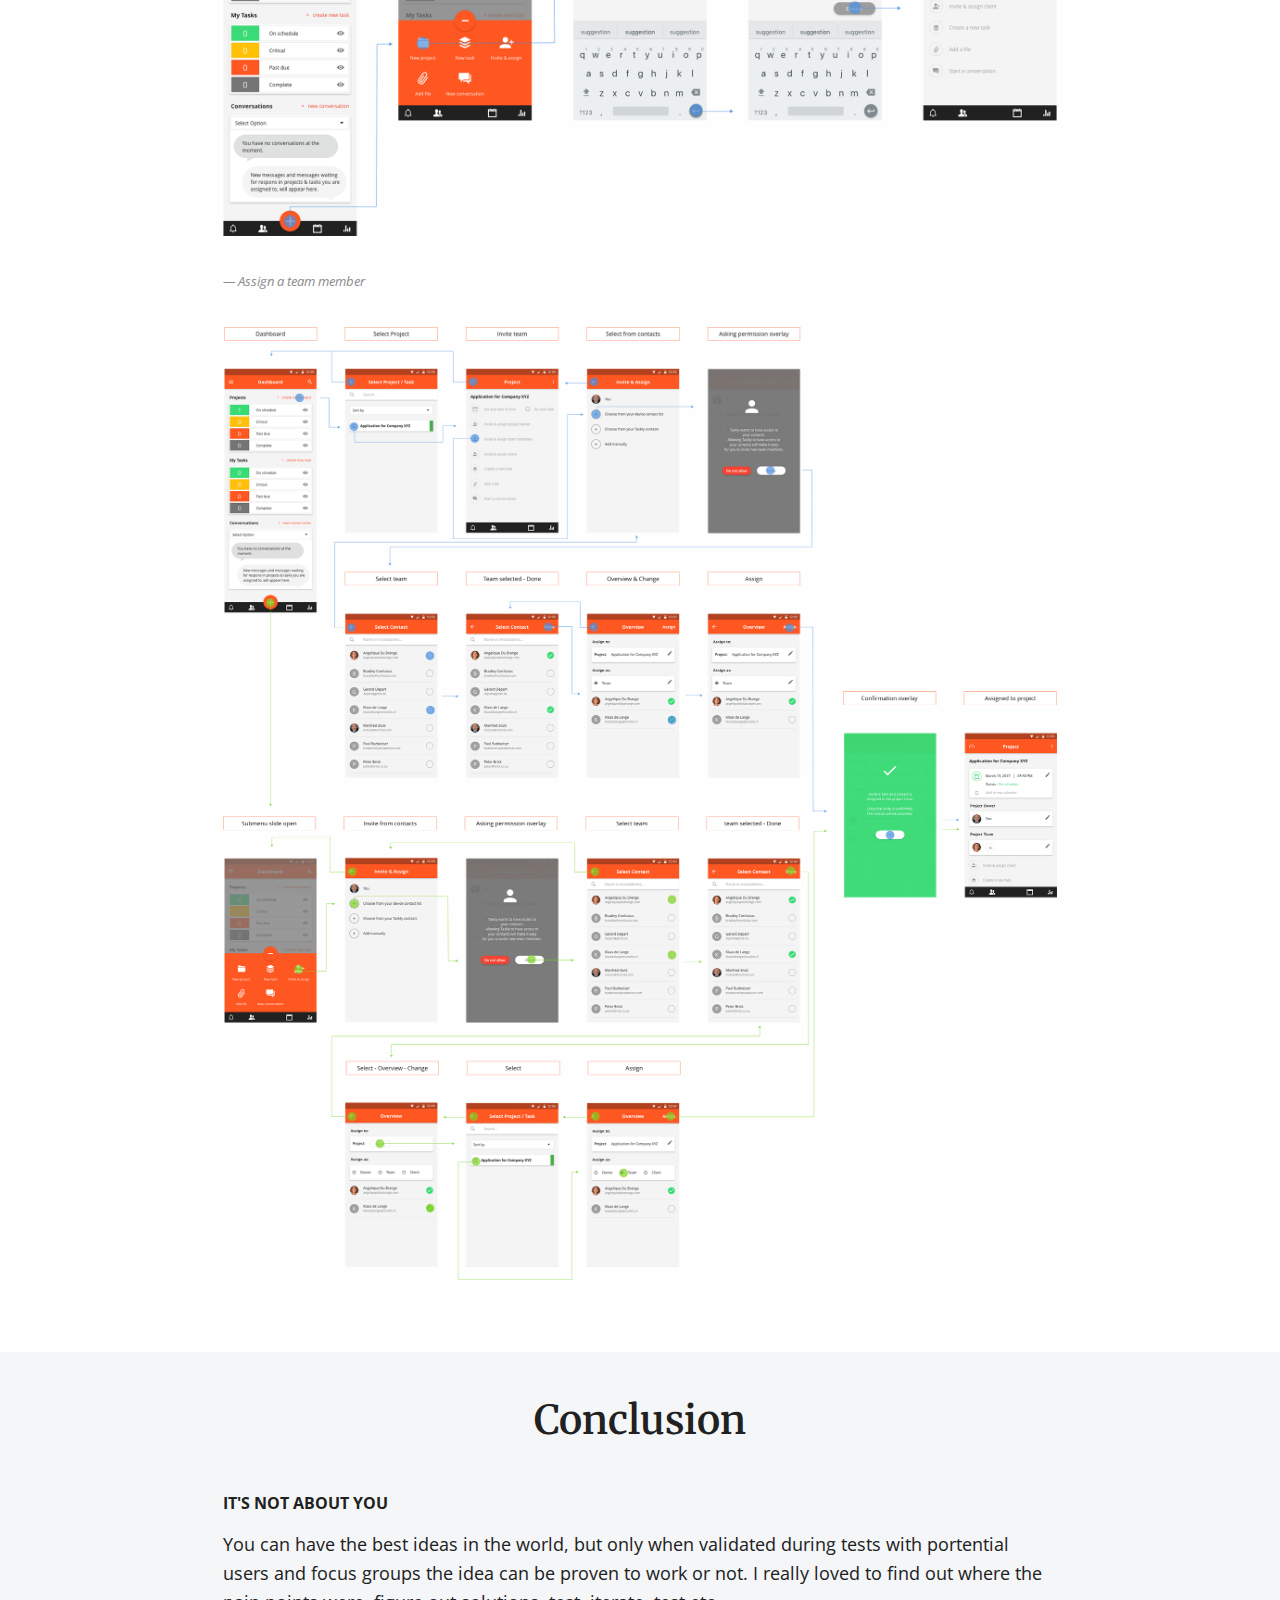
<file: taskly.html>
<!doctype html>
<html class="no-js" lang="en" dir="ltr">
  <head>
    <meta charset="utf-8">
    <meta http-equiv="x-ua-compatible" content="ie=edge">
    <meta name="viewport" content="width=device-width, initial-scale=1.0">
    <title>Taskly - a project management app</title>
    <link rel="stylesheet" href="css/foundation.css">
    <link rel="stylesheet" href="assets/foundation-icons/foundation-icons.css" />
    <link rel="stylesheet" href="css/app.css">
    <link href="https://fonts.googleapis.com/css?family=Merriweather|Open+Sans:400,600,700" rel="stylesheet">
    <link rel="shortcut icon" type="image/ico" href="img/fav/favicon.ico" />
    <!-- Google Analytics -->
    <script>
      (function(i,s,o,g,r,a,m){i['GoogleAnalyticsObject']=r;i[r]=i[r]||function(){
      (i[r].q=i[r].q||[]).push(arguments)},i[r].l=1*new Date();a=s.createElement(o),
      m=s.getElementsByTagName(o)[0];a.async=1;a.src=g;m.parentNode.insertBefore(a,m)
      })(window,document,'script','https://www.google-analytics.com/analytics.js','ga');

      ga('create', 'UA-89191732-1', 'auto');
      ga('send', 'pageview');
    </script>
  </head>
  <body class="portfolio taskly">
  <!-- Desktop Nav -->
  <!-- <div class="title-bar" data-responsive-toggle="example-menu" data-hide-for="medium">
    <button class="menu-icon" type="button" data-toggle></button>
    <div class="title-bar-title">Menu</div>
  </div> -->

  <nav class="top-bar" id="example-menu">
    <div class="container">

      <div class="top-bar-left">
      </div>

      <div class="top-bar-right">
        <ul class="menu" data-magellan>
          <li><a href="http://www.carlovanderpluijm.com">Close <i class="fi-x"></i></a></li>
        </ul>
      </div>

    </div>
  </nav>

  <!-- Project Image -->
  <section class="project-image">
    <img src="img/taskly/taskly-device-mockup.png">
  </section>

  <!-- Hero section -->
  <section class="hero">
    <div class="container">
      <h1 class="menu-text">Taskly <br /> <span>Project Management Made Easy</span></h1>
      <div class="tag-text">
        <h2 class="sub-title">A UX Case Study</h2>
        <p>July 2016 - December 2016</p>
      </div>
    </div>
  </section>

  <!-- Project section -->
  <section class="project bottom-space" id="project" data-magellan-target="project">
    <h2>Project</h2>
    <div class="container">
      <div class="row">
        <div class="small-12 large-9 large-centered columns">
          <p>For my UX design course at CareerFoundry the brief was to build a project management application from scratch. During this 6 month intensive course project all elements in the UX design process are extensively discussed and implemented.</p>
          <p>The course project is called Taskly. Taskly is a project and task management app for teams, small businesses and individuals who need to be able to effectively and efficiently create and manage a project and track it’s progress, from start to finish.</p>
        </div>
      </div>
    </div>
  </section>

  <!-- Challenge section -->
  <section class="challenge bottom-space" id="challenge" data-magellan-target="challenge">
    <h2>Challenge</h2>
    <div class="container">
      <div class="row">
        <div class="small-12 large-9 large-centered columns">
          <p>The challenge of the course was to create a product that I was not familiar with from scratch and the time restraint for each part of the program.</p>
          <p> So, instead of creating a lot of features, I focused on two features. These involved creating a new project and easily invite and assign a project owner, team member or client in different ways.</p>
          <p>I also learned that I needed an onboarding process to enable new users, not familiar using apps like this, to start using the app efficiently right from the start.</p>
        </div>
      </div>
    </div>
  </section>

  <!-- Research section -->
  <section class="research bottom-space" id="research" data-magellan-target="research">
    <h2>Research</h2>
    <div class="container">
      <div class="row">
        <div class="small-12 large-9 large-centered columns">
          <h3>Competitor Analysis</h3>
          <p>I started out with a competitor analysis to understand the product, the current market, who the competitors are, what strategies they are using, what value they provide, understanding their - and mine - strengths and weaknesses, and where my app would fit in.</p>
          <p> The three main competitors I've identified for the scope of this course project were Asana, Basecamp and Wunderlist. For each competitor, I created the following analysis:</p>
          <ul>
            <li>Competitor profile; including an overview and competitive advantage</li>
            <li>Marketing profile; including identifying the target market and marketing strategies</li>
            <li>Each of the competitors core business; including product, pricing and cost</li>
            <li>SWOT profile</li>
            <li>UX/UI analysis on usability, layout, navigation structure, compatibility, content, design and performances.</li>
          </ul>
          <p>Based on the analysis I have also been able to determine Taskly's industry, potential customers and customer needs:</p>
          <ul>
            <li>Industry: project management application, available as SAAS</li>
            <li>Potential customers: Everyone working with other people, from freelancers to small and large company teams.</li>
            <li>Customer needs: Easy and intuitive to use application, enabling collaboration, easy project and task creation, management and tracking wherever they are and whatever device they use.</li>
          </ul>
          <cite>Competitor Analysis</cite>
          <img class="m2" src="img/taskly/competitor-analysis.png">
        </div>
      </div>
      <div class="row t3">
        <div class="small-12 large-9 large-centered columns">
          <h3>User Surveys</h3>
          <p>To collect quantitative data in order to validate (or invalidate) customer needs and the core features of Taskly’s Minimum Viable Product (MVP), I created a User Survey.</p>
          <p>Hypothesis:<br />People working on projects in teams and/or with clients need a solution that is super simple to use, offering all of the most important features and integrations with focus on time management, integration of 3rd party tools and collaboration.</p>
          <p>To ensure my survey results would be representative of the target audience I have defined the audience being people working on projects in teams of with clients on professional basis. I invited them through Slack and my LinkedIn network.</p>
          <p>I created a set of questions and I used Survey Monkey to do the survey.</p>
          <p>Conclusion:<br /> My hypothesis validated except for the need for collaboration, which was rather unexpected.</p>
          <cite>Screenshot from user survey</cite>
          <img class="m2" src="img/taskly/survey-taskly.png">
        </div>
      </div>
      <div class="row t3">
        <div class="small-12 large-9 large-centered columns">
          <h3>Interviews</h3>
          <p>To be able to build a better project management app I wrote a script with relevant, consistent questions and i did customer interviews in person with people from my target audience. Doing this I was able to gather and analyze qualitative data to validate or invalidate customer problems.</p>
          <p>I have learned that the assumptions I came up with due to competition analysis and user survey, regarding the problems that Taskly would need to try and solve, are valid.</p>
        </div>
      </div>
    </div>
  </section>

  <!-- Define section -->
  <section class="define bottom-space" id="define" data-magellan-target="define">
    <h2>Define</h2>
    <div class="container">
      <div class="row">
        <div class="small-12 large-9 large-centered columns">
          <h3>MVP</h3>
          <p>The previous research phase enabled me to identify user needs and goals. Accordingly I decided to create Taskly's MVP with the following features:</p>
          <ul>
            <li>Create a simple and intuitive UI</li>
            <li>Create a clear dashboard with default options to present status overview of projects, tasks & conversations</li>
            <li>Make it easy to invite & assign team members and/or clients on each level.</li>
            <li>Start conversation on project or task level including option to send notification</li>
          </ul>
        </div>
      </div>
      <div class="row t3">
        <div class="small-12 large-9 large-centered columns">
          <h3>User Personas</h3>
          <p>To create a successful web app it is important to understand the types of people who'll use the app. To do this I created User Personas which will allow me to perform quick testing of assumptions and prioritizing of features during the development process. For the scope of this project I created 3 different personas with focus on the major needs of the most important user groups.</p>
          <cite>User Personas</cite>
          <img class="m2" src="img/taskly/user-personas.png">
        </div>
      </div>
      <div class="row t3">
        <div class="small-12 large-9 large-centered columns">
          <h3>Task Model</h3>
          <p>Creating a task model using user-centric design principles helped me to understand what steps potential users would go through, their desires, expectations and behaviors. This will help me to create an experience that will increase efficiency and conversion rates.</p>
          <cite>Task model</cite>
          <img class="m2" src="img/taskly/task-model.png">
        </div>
      </div>
      <div class="row t3">
        <div class="small-12 large-9 large-centered columns">
          <h3>User Experience Map</h3>
          <p>To help me visualize all of the customer's journeys they experience and how those journeys are connected I created a customer experience map which helped me to identify problem areas.</p>
          <cite>Experience Map</cite>
          <img class="m2" src="img/taskly/experience-map.png">
        </div>
      </div>
      <div class="row t3">
        <div class="small-12 large-9 large-centered columns">
          <h3>Card Sorting & Sitemap</h3>
          <p>Before I started with card sorting and creating a sitemap, I did a content audit and SEO research of the previously identified competitors of Taskly. This helped me to get a clear structure of the application, type of content to create and what needs to be done.</p>
          <p>After the content audit I conducted live (using post-it notes) and remote card sorting (using optimalworkflow.com) exercises to help define the information architecture for Taskly.</p>
          <p>Based on those results I have created the sitemap (using lucidchart.com). This helps me to understand the structure, how it all comes together and serves as reference point when designing wireframes and prototypes.</p>
          <div class="row small-up-1 medium-up-2">
            <div class="column column-block">
              <cite>Screenshot online card sorting</cite>
              <img class="m2" src="img/taskly/card-sorting-online.png">
            </div>
            <div class="column column-block">
              <cite>Card sorting session</cite>
              <img class="m2" src="img/taskly/card-sorting-postit.png">
            </div>
          </div>
          <cite>Taskly Sitemap</cite>
          <img class="m2" src="img/taskly/sitemap.png">
        </div>
      </div>
    </div>
  </section>

  <!-- Ideate section -->
  <section class="ideate bottom-space" id="research" data-magellan-target="research">
    <h2>Ideate</h2>
    <div class="container">
      <div class="row">
        <div class="small-12 large-9 large-centered columns">
          <h3>Sketching</h3>
          <p>During this phase I started sketching out every iteration to be able to quickly see which idea would work best, using mobile first approach.</p>
          <cite>Different dashboard ideas</cite>
          <img class="m2" src="img/taskly/idea-sketches.png">
        </div>
      </div>
      <div class="row t3">
        <div class="small-12 large-9 large-centered columns">
          <h3>Sketching User flow</h3>
          <p>After reviewing these ideas I selected the favorites and sketched the wireframes and user flow in more detail and added annotations. Sketching helps to work rapidly and consider more ideas.</p>
          <cite>User flow for creating new project</cite>
          <img class="m2" src="img/taskly/userflow-sketch.png">
        </div>
      </div>
    </div>
  </section>

  <!-- Prototyping and Usability Testing section -->
  <section class="prototyping bottom-space" id="prototyping" data-magellan-target="prototyping">
    <h2>Prototyping & Usability Testing</h2>
    <div class="container">
      <div class="row">
        <div class="small-12 large-9 large-centered columns">
          <h3>Wireframes</h3>
          <p>After sketching I created wireframes. I used Sketch so it would save me a lot of time (thanks to symbols and styles) when doing iterations, hi-fi mockups and prototyping.</p>
          <cite>Wireframe and flow for adding a team member starting from project screen.</cite>
          <img class="m2" src="img/taskly/wireframe-add-team-member.png">
        </div>
      </div>
      <div class="row t3">
        <div class="small-12 large-9 large-centered columns">
          <h3>Usability Testing</h3>
          <p>Wireframes and prototypes were tested constantly and iterated progressively to determine the user flows and put these to test with potential users from my target audience. To test I used paper prototypes and created working prototypes for mobile, tablet and desktop versions in Invision to conduct interactive tests with live and virtual test users.</p>
          <p>During the tests, usability issues have been identified and iterations have been made to solve these issues and re-tested for validation.</p>
          <p><a href="http://www.carlovanderpluijm.com/pdf/portfolio-carlovanderpluijm.pdf" class="case">Check out my portfolio for some of the specific problems and solutions</a></p>
          <cite>Paper prototype being tested.</cite>
          <img class="m2" src="img/taskly/non-interactive-testing.jpg">
          <div class="row small-up-1 medium-up-2">
            <div class="column column-block">
              <p class="m2">One of the issues that came up during the tests was that, when a user was asked to assign themselves as project owner, they missed the option to select their own profile on the invite screen. Instead they had to select themselves from contact list. This was solved by adding the logged-in user at the top (1).</p>
              <p>Another issue on this screen was that most of the test users found the “add manually” input box (2) distracting on this screen. This has been solved by changing this into a selectable option like the others, which would open a new screen to enter details manually.</p>
            </div>
            <div class="column column-block">
              <img class="m2" src="img/taskly/issue-1.png">
            </div>
          </div>
        </div>
      </div>
    </div>
  </section>

  <!-- Visual section -->
  <section class="visual bottom-space" id="visual" data-magellan-target="visual">
    <h2>Visual Design</h2>
    <div class="container">
      <div class="row">
        <div class="small-12 large-9 large-centered columns">
          <h3>UI kit</h3>
          <p>For the design of the application i created a mood board, style tiles and a UI kit which were discussed and iterated resulting in a user interface design that communicates the message effectively and creates brand awareness.</p>
          <cite>Taskly UI Kit</cite>
          <img class="m2" src="img/taskly/ui-kit.png">
        </div>
      </div>
    </div>
  </section>

  <!-- Analytics section -->
  <section class="analytics bottom-space" id="analytics" data-magellan-target="analytics">
    <h2>Testing & Analytics</h2>
    <div class="container">
      <div class="row">
        <div class="small-12 large-9 large-centered columns">
          <p>After creating the designs more testing has been done to further improve on the design and user experience.</p>
          <p>For each test I did research to discover problems and performed analysis to figure out what the problems might be. That resulted in a hypothesis which was used for testing.</p>
          <p>Tests that have been conducted were A/B testing, multi-click testing, Google experiments. With the help of Google Analytics and Verify I was able to make data-driven decisions.</p>
          <p><a href="http://www.carlovanderpluijm.com/pdf/portfolio-carlovanderpluijm.pdf" class="case">Read my PDF portfolio to find out more</a></p>
          <p>All research, testing and iterations have led to final designs and decisions for this project some of which I present to you below.</p>
          <cite>Create a new project</cite>
          <img class="m2" src="img/taskly/add-new-project.png">
          <cite>Assign a team member</cite>
          <img class="m2" src="img/taskly/add-team-member.png">
        </div>
      </div>
    </div>
  </section>

  <!-- Conclusion section -->
  <section class="conclusion bottom-space" id="conclusion" data-magellan-target="conclusion">
    <h2>Conclusion</h2>
    <div class="container">
      <div class="row">
        <div class="small-12 large-9 large-centered columns">
          <h3>It's not about you</h3>
          <p>You can have the best ideas in the world, but only when validated during tests
          with portential users and focus groups the idea can be proven to work or not. I really loved to find out where the pain points were, figure out solutions, test, iterate, test etc.</p>
          <p>I also learned that paper prototyping can significantly reduce the time to create new visions and ideas to be tested, validated and developed.</p>
          <p>Using the mobile first approach during the project allowed me to create a better experience on tablet and desktop as well.</p>
        </div>
      </div>
    </div>
  </section>

  <!-- Footer -->
  <footer id="contact" data-magellan-target="contact">
    <h2>Get in Touch</h2>
    <div class="container">
      <div class="row">
        <div class="small-12 medium-12 large-12 columns">
          <p>Do you have an interesting project that needs awesome user experience?</p>
          <p>Feel free to contact me.</p>
        </div>
        <div class="horizontal-center">
          <a href="mailto:carlovdpluijm@gmail.com"><button class="hollow button">Send me an email</button></a>
        </div>
        <div>
          <a href="https://nl.linkedin.com/in/carlovanderpluijm" target="_blank"><i class="fi-social-linkedin"></i></a>
        </div>
        <div class="copyright">
          Designed with pen, paper and Sketch - Built with Zurb Foundation<br />
          &copy; <script language="javascript" type="text/javascript">
          var today = new Date()
          var year = today.getFullYear()

          if(year !== 2016) {
            document.write("2016 - ")
          }

          document.write(year)

          </script> Carlo van der Pluijm
        </div>
      </div>
    </div>
  </footer>



    <script src="js/vendor/jquery.js"></script>
    <script src="js/vendor/what-input.js"></script>
    <script src="js/vendor/foundation.js"></script>
    <script src="js/app.js"></script>
  </body>
</html>
</file>
<file: css/app.css>
/* ********************************************
GENERAL
******************************************** */

body {
	font-family: 'Open Sans', sans-serif;
	color: #212121;
}
.container {
	width: 80%;
	max-width: 69em;
	margin: 0 auto;
}
h1, h2 {
	font-family: 'Merriweather', serif;
	font-weight:600;
}
h3 {
	font-family: 'Open Sans', sans-serif;
	font-size: 1rem;
	font-weight: 700;
	text-transform: uppercase;
	margin: 1em 0;
}
a, a:active, a:focus{ 
	color: #fff;
}
a:hover {
	color: #212121;
}
.container:before, .container:after {
	content: '';
	display: table;
}
.container:after {
	clear: both;
}
.button.hollow {
	border: 1px solid #ffffff;
	border-radius: .125em;
	color: #ffffff;
	font-size: inherit;
	margin: 0 .25em;
}
.button.hollow:hover, .button.hollow:focus {
	border-color: #212121;
    background-color: #212121;
    color: #fff;
}
.horizontal-center {
	margin: 0 auto 8em;
	display: table;
}
.bottom-space {
	padding: 0 0 2em;
}
.m2 {
	margin: 2em 0;
}
.t3 {
	margin-top: 3em;
}
hr {
	border-color: #e2e2e2;
	width: 80%;
	max-width: 480px;
	margin: 3em auto;
}
.red {
	color: #C25443;
}
.grey {
	color: #999;
}


/* ********************************************
NAV + HERO
******************************************** */

.top-bar, .top-bar ul, .hero {
	background-color: #C25443;
}
.hero h1 {
	color: #fff;
	text-align: center;
	padding: 2.25em 0 1.5em;
	line-height: 1.4;
}
.hero h1 span {
	font-weight: 300;
	margin-top: .5em;
	display: block;
}
.menu > li:last-child > a {
	padding-right: 0;
}


/* ********************************************
MY WORK
******************************************** */

h2.section-title {
	background-color: #212121;
	padding: 1em 0;
	text-align: center;
	color: #fff;
	position: relative;
}
h2.section-title:after {
	position: absolute;
    content: " ";
    top: 100%;
    left: 50%;
    width: 0;
    height: 0;
    border-top: 0.5em #212121 solid;
    border-right: 0.5em solid transparent;
    border-bottom: 0.5em solid transparent;
    border-left: 0.5em solid transparent;
    margin-left: -0.5em;
}
.my-work .row {
	padding: 3em 0;
	border-bottom: 1px solid #e2e2e2;
}
.my-work .row:last-child {
	border-bottom: none;
}
h2.project-title {
	font-size: 2em;
}
a.case, a.case:active, a.case:focus {
	color: #C25443;
	font-weight: 600;
}
a.case:hover {
	color: #212121;
}


/* ********************************************
ABOUT
******************************************** */

.about {
	background: url('../img/carlo.jpg') no-repeat right bottom;
  	background-size: cover;
  	background-attachment: fixed;
	padding: 3.5em 0;
	color: #fff;
	/*font-size: 1.2em;*/
}


/* ********************************************
DESIGN PROCESS
******************************************** */

.process h2 {
	padding: 1em 0 0.5em;
	text-align: center;
}
.process p {
	text-transform: uppercase;
	text-align: center;
	margin: 0 0 3em;
}
.process .column {
	text-align: center;
}
.process i {
	font-size: 3em;
}
.process ul {
	margin-bottom: 3em;
}


/* ********************************************
TOOLS
******************************************** */

.tools h2 {
	padding: 1em 0;
	text-align: center;
	border-top: 1px solid #e2e2e2;
	width: 80%;
	max-width: 69em;
	margin-left: auto;
	margin-right: auto;
}
.toolicons {
	max-height: 3em;
	margin: 0.5em 1em 1em 0;
}
.tools .column {
	margin-bottom: 3em;
}


/* ********************************************
FOOTER
******************************************** */

footer {
	background-color: #C25443;
	color: #fff;
	text-align: center;
}
footer h2 {
	padding: 1em 0;
}
footer p {
	font-size: 1.2em;
}
footer .hollow.button {
	margin: 3em auto 2em;
}
footer .horizontal-center {
	margin-bottom: 0;
}
footer i {
	font-size: 2em;
}
.copyright {
	font-size: .75em;
	margin-bottom: .75em;
}


/* ********************************************
HERO PORTFOLIO
******************************************** */


.taskly .hero {
	background-color: #212121;
	color: #fff;
	text-align: center;
	position: relative;
}
.taskly .hero .container:after {
	position: absolute;
    content: " ";
    top: 100%;
    left: 50%;
    width: 0;
    height: 0;
    border-top: 1.15em #212121 solid;
    border-right: 1.15em solid transparent;
    border-bottom: 1.15em solid transparent;
    border-left: 1.15em solid transparent;
    margin-left: -1.15em;
}	
.taskly .hero h1 {
	padding-bottom: 1em;
}
.taskly .hero h1 span {
	font-size: 0.75em;
}
.tag-text {
	display: table;
	margin: 0 auto;
	padding-bottom: 1em;
}
.tag-text h2 {
	font-size: 1.3em;
}
.tag-text p {
	font-size: 0.75em;
}


/* ********************************************
PROJECT PORTFOLIO
******************************************** */

.project h2 {
	padding: 1em 0 0.5em;
	text-align: center;
}


/* ********************************************
Challenge PORTFOLIO
******************************************** */

.challenge h2 {
	padding: 1em 0 0.5em;
	text-align: center;
	border-top: 1px solid #e2e2e2;
	width: 80%;
	max-width: 480px;
	margin-left: auto;
	margin-right: auto;
}


/* ********************************************
RESEARCH PORTFOLIO
******************************************** */

.research {
	background-color: #F4F6F7;
}
.research h2 {
	padding: 1em 0 0.5em;
	text-align: center;
}


/* ********************************************
DEFINE PORTFOLIO
******************************************** */

.define h2 {
	padding: 1em 0 0.5em;
	text-align: center;
}


/* ********************************************
IDEATE PORTFOLIO
******************************************** */

.ideate {
	background-color: #F4F6F7;
}
.ideate h2 {
	padding: 1em 0 0.5em;
	text-align: center;
}


/* ********************************************
PROTOTYPING PORTFOLIO
******************************************** */

.prototyping h2 {
	padding: 1em 0 0.5em;
	text-align: center;
}


/* ********************************************
RESEARCH PORTFOLIO
******************************************** */

.visual {
	background-color: #F4F6F7;
}
.visual h2 {
	padding: 1em 0 0.5em;
	text-align: center;
}


/* ********************************************
PROTOTYPING PORTFOLIO
******************************************** */

.analytics h2 {
	padding: 1em 0 0.5em;
	text-align: center;
}


/* ********************************************
CONCLUSION PORTFOLIO
******************************************** */

.conclusion {
	background-color: #F4F6F7;
}
.conclusion h2 {
	padding: 1em 0 0.5em;
	text-align: center;
}



/* ********************************************
MEDIA QUERIES
******************************************** */

/* Small only */
@media screen and (max-width: 39.9375em) {
	.container {
		width: 90%;
	}
	.menu > li > a {
		padding: 0.7rem 0.5rem;
	}
	.menu > li > a:last-child {
		padding-right: 0.5rem;
	}
	.menu {
		display: table;
		margin: 0 auto;
	}
	h1 {
	font-size: 2em;
	}
	.hero h1 {
		padding-top: 1em;
	}
	h2 {
		font-size: 2em;
	}
	h2.project-title {
    	font-size: 1.75em;
    }
	.horizontal-center {
		margin-bottom: 5em;
	}
	.my-work img {
		padding-bottom: 2em;
	}
	.about {
		font-size: 1em;
	}
	.toolicons {
		max-height: 2.5em;
	}
}

/* Medium and up */
@media screen and (min-width: 40em) {
	.container {
		width: 90%;
	}
	h1 {
	font-size: 2.5em;
	}
	.hero h1 {
		padding-top: 1em;
	}
	.tag-text {
		padding-bottom: 1.5em;
	}
	.about {
		font-size: inherit;
	}
	.horizontal-center {
		margin-bottom: 5em;
	}
}

/* Medium only */
@media screen and (min-width: 40em) and (max-width: 63.9375em) {}

/* Large and up */
@media screen and (min-width: 64em) {
	body {
		font-size: 1.125em;
	}
	h1 {
		font-size: 2.7em;
	}	
	.tag-text {
		padding-bottom: 2em;
	}
}

/* Large only */
@media screen and (min-width: 64em) and (max-width: 74.9375em) {}
</file>
